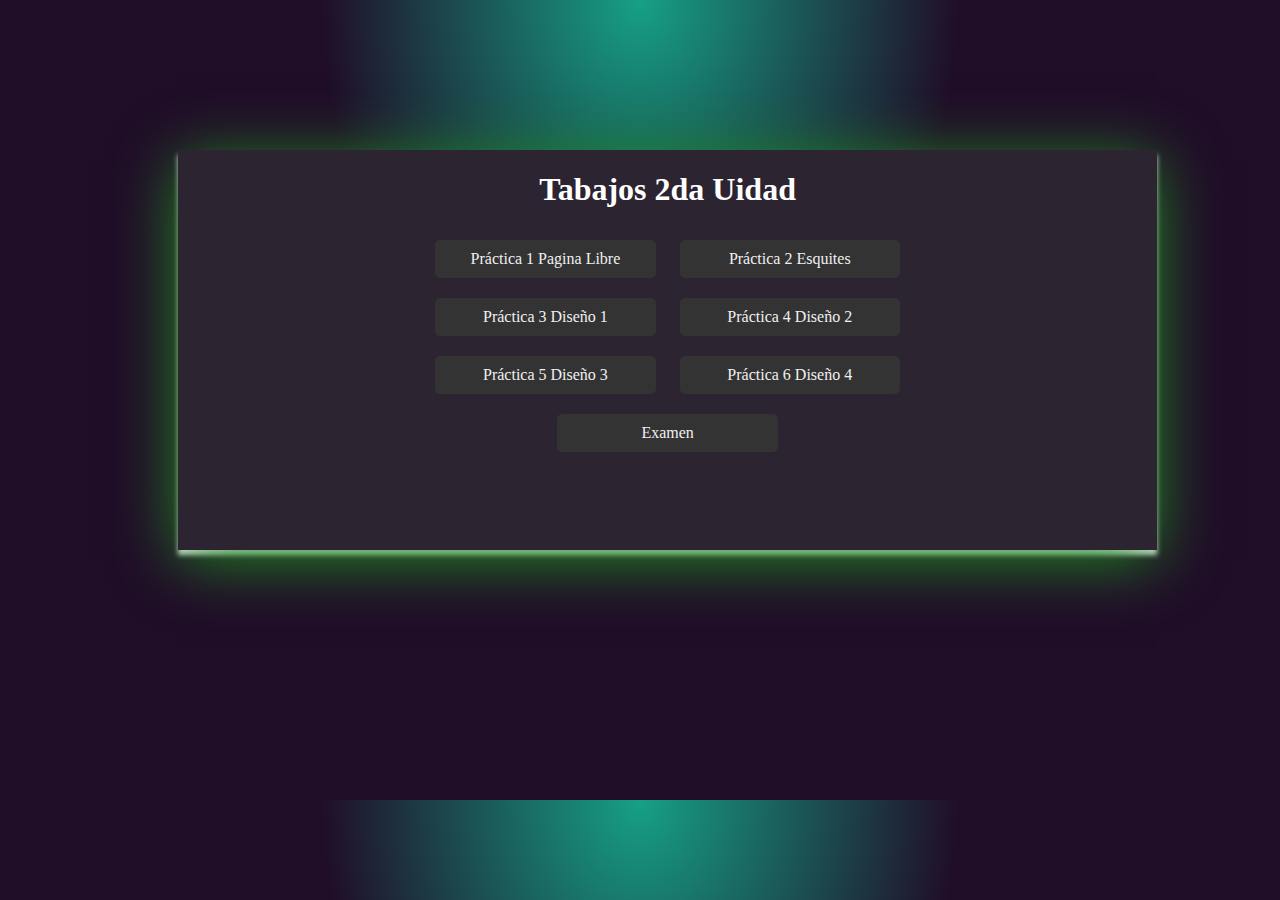
<file: index.html>
<!DOCTYPE html>
<html>
  <head>
    <meta charset="UTF-8">
    <title>Página principal</title>
    <link rel='stylesheet' type='text/css' media='screen' href='./Controlador/PagRe2/css/style.css'>
  </head>
  <body>
    <section class="too">
    <header>
      
    </header>

    <main>
      <section class="secc1">

        <div class="contenido">

          <div class="formulario">
            <h1>Tabajos 2da Uidad</h1>

            <ul>
              <li><a href="./Tabajo1/login.html">Práctica 1 Pagina Libre</a></li>
              <li><a href="./Trabajo2/esquite.html">Práctica 2 Esquites</a></li>
              <li><a href="./Trabajo3/index.html">Práctica 3 Diseño 1</a></li>
              <li><a href="./Trabajo4/Index.html">Práctica 4 Diseño 2</a></li>
              <li><a href="./Trabajo5/pag.html">Práctica 5 Diseño 3</a></li>
              <li><a href="./Trabajo6/Index.html">Práctica 6 Diseño 4</a></li>
              <li><a href="./Examen/login.html">Examen</a></li>
            </ul>

          </div>
        </div>
      </section>
    </main>

    <footer></footer>

  </section>
  </body>
</html>
</file>
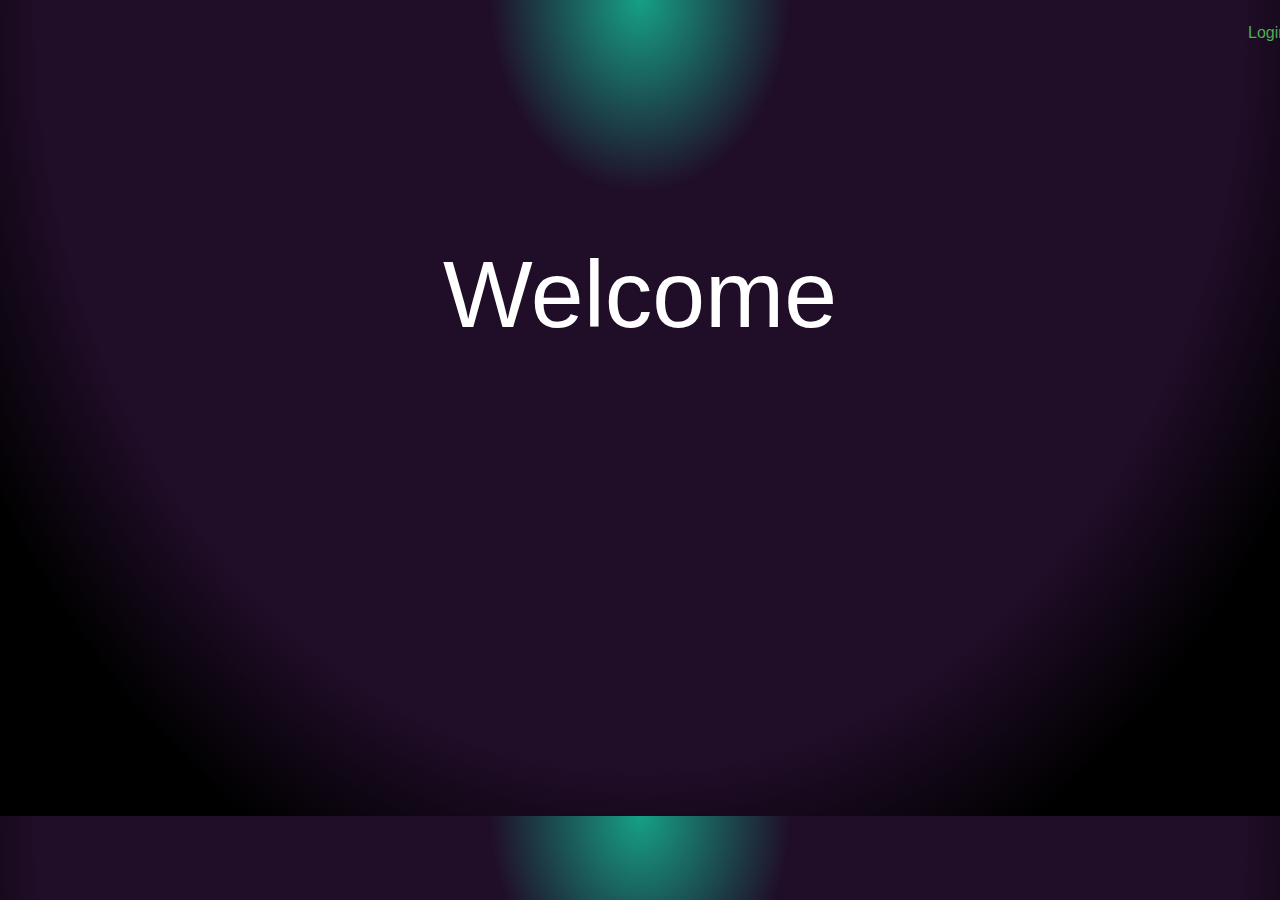
<file: Examen/index.html>
<!DOCTYPE html>
<html>
  <head>
    <link rel="stylesheet" href="./css/style.css" />
  </head>

  <body>
    <header></header>
    <main>
        <div class="too">

        <div>
            <p class="messageito">
            <a href="login.html" class="en">Login</a><a href="Registro2.html" class="ecr">Registro</a>
          </p>
        </div>
        
        <div class="welcome">Welcome</div>

    </div>
    </main>
    <footer>

    </footer>
  </body>
</file>
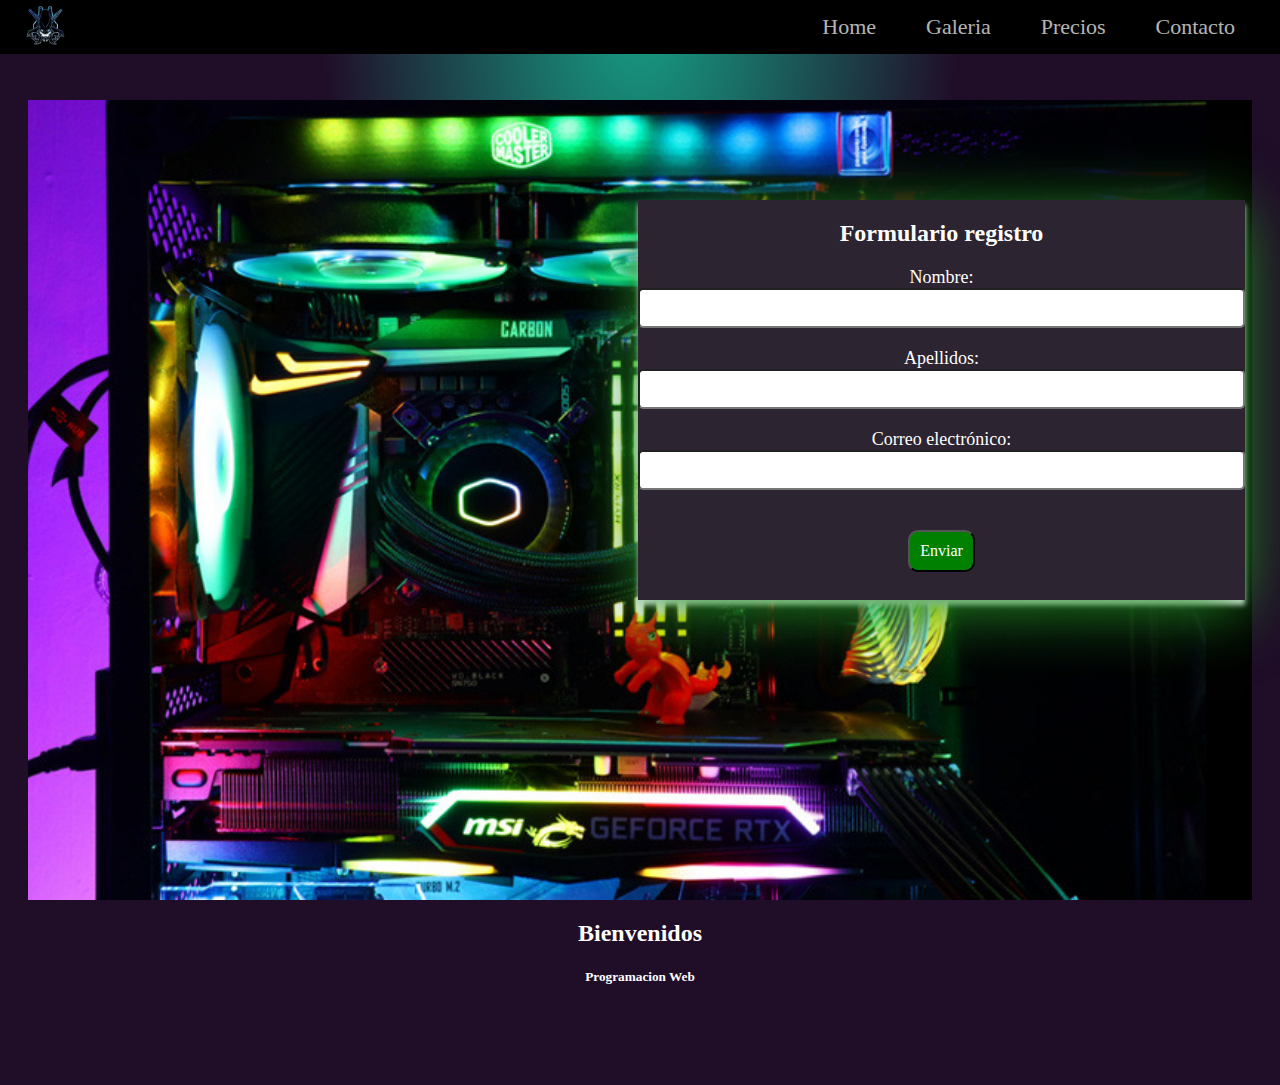
<file: Trabajo3/index.html>
<!DOCTYPE html>
<html>
  <head>
    <title>Esta-jala</title>
    <link rel="stylesheet" href="./css/style.css" />
  </head>

  <body>
    <section class="too">
    <header>
      <div class="log">
        <img src="./img/im1.jpg" alt="Logo oficial" />
      </div>
      <nav>
        <ul>
          <li><a  href="">Home</a></li>
          <li><a  href="">Galeria</a></li>
          <li><a  href="">Precios</a></li>
          <li><a  href="">Contacto</a></li>
        </ul>
      </nav>
    </header>

    <main>
      <section class="secc1">
        <img src="./img/img2.jpeg" alt="Banner">

        <div class="contenido">

          <div class="formulario">
            <h2>Formulario registro</h2>

            <form class="formulariot">
              <label for="nombre">Nombre:</label>
              <input type="text" id="nombre" name="nombre" />

              <label for="apellidos">Apellidos:</label>
              <input type="text" id="apellidos" name="apellidos" />

              <label for="correo">Correo electrónico:</label>
              <input type="email" id="correo" name="correo" />

              <button type="submit">Enviar</button>
            </form>
          </div>
        </div>
      </section>
      <section class="xd">
        <article>
          <h1>Bienvenidos</h1>
          <h5>Programacion Web</h5>
        </article>
      </section>
    </main>

    <footer></footer>

  </section>
  </body>
</html>
</file>
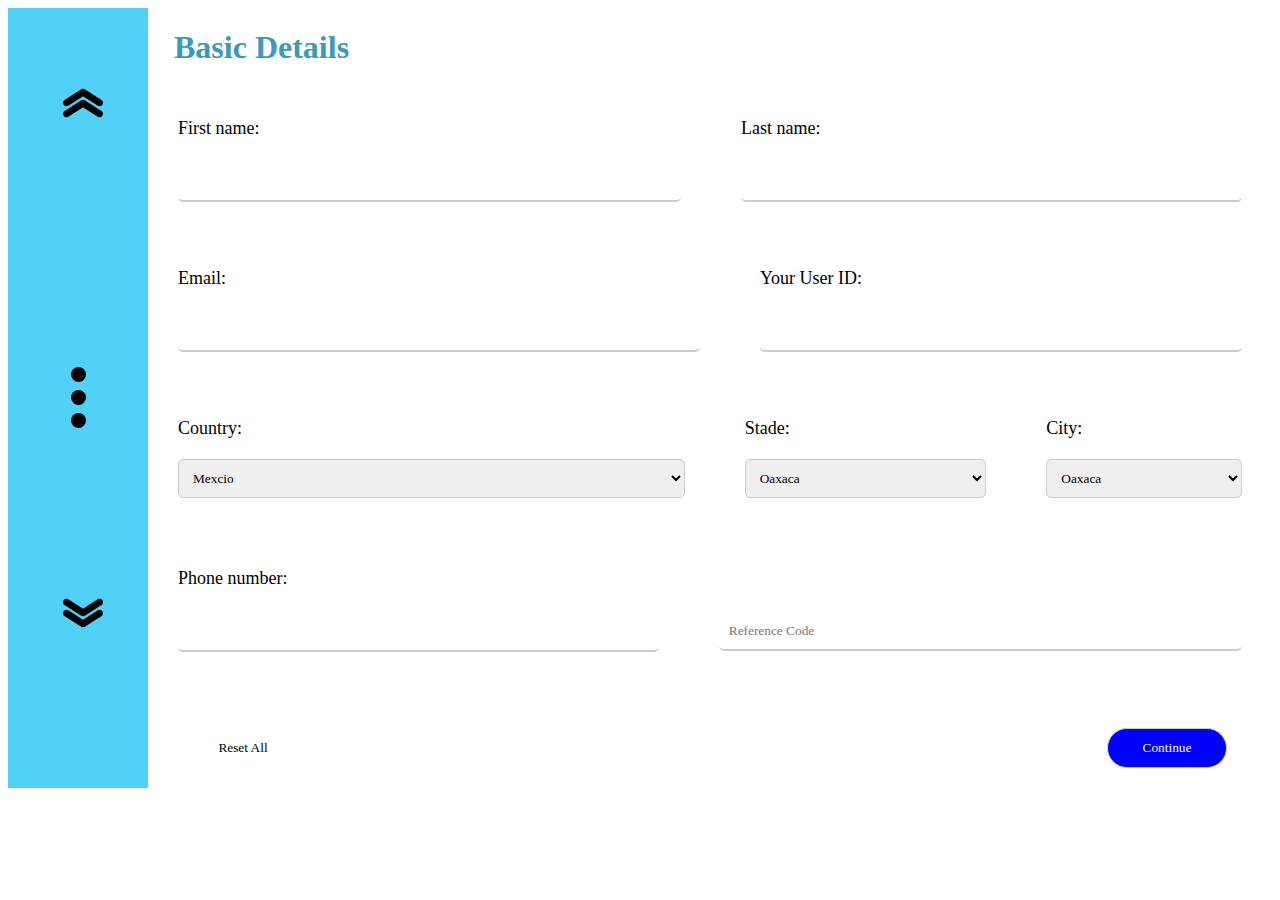
<file: Trabajo4/Index.html>
<!DOCTYPE html>
<html lang="en">
  <head>
    <meta charset="UTF-8" />
    <meta http-equiv="X-UA-Compatible" content="IE=edge" />
    <meta name="viewport" content="width=device-width, initial-scale=1.0" />
    <title>Document</title>
    <link rel="stylesheet" href="./CSS/Style.css" />
  </head>
  <body>
    <header></header>
    <main>
      <div class="CPrin">
        <div class="BHor">
          <div class="FArr">
            <img src="./img/im2.png" alt="" />
          </div>
          <div class="MoviP">
            <img src="./img/ImEnc.jpg" alt="" />
            <img src="./img/ImEnc.jpg" alt="" />
            <img src="./img/ImEnc.jpg" alt="" />
          </div>
          <div class="FAbj">
            <img src="./img/im1.png" alt="" />
          </div>
        </div>
        <div class="formsec">
          <div class="HInte">
            <h1>Basic Details</h1>
          </div>
          <form>
            <div class="MInte">
              <div class="FS1">
                <div class="fs11">
                  <label for="nombre">First name:</label>
                  <input
                    type="text"
                    name="nombre"
                    id="nombre"
                    minlength="3"
                    maxlength="20"
                    required
                  />
                </div>
                <div class="fs12">
                  <label for="apellido">Last name:</label>
                  <input
                    type="text"
                    name="apellido"
                    id="apellido"
                    minlength="2"
                    maxlength="20"
                    required
                  />
                </div>
              </div>
              <div class="FS2">
                <div class="fs21">
                  <label for="correo">Email:</label>
                  <input type="email" name="correo" id="correo" required />
                </div>
                <div class="fs22">
                  <label for="idm">Your User ID:</label>
                  <input
                    type="text"
                    name="idm"
                    id="idm"
                    minlength="10"
                    maxlength="15"
                    required
                  />
                </div>
              </div>
              <div class="FS3">
                <div class="fs31">
                  <label for="Country">Country:</label>
                  <select class="xd">
                    <option value="">Mexcio</option>
                    <option value="">Estados unidos de america</option>
                    <option value="">Venezuela</option>
                    <option value="">Costa rica</option>
                    <option value="">Chile</option>
                    <option value="">Alemania</option>
                    <option value="">Argentina</option>
                    <option value="">Portugal</option>
                    <option value="">Camerun</option>
                    <option value="">India</option>
                    <option value="">Rusia</option>
                    <option value="">Paises bajos</option>
                  </select>
                </div>
                <div class="fs32">
                  <label for="Satde">Stade:</label>
                  <select class="xd">
                    <option value="">Oaxaca</option>
                    <option value="">De la barrosa</option>
                    <option value="">Aguascalientes</option>
                    <option value="">Baja California</option>
                    <option value="">Baja California Sur</option>
                    <option value="">Campeche</option>
                    <option value="">Chiapas</option>
                    <option value="">Chihuahua</option>
                    <option value="">Coahuila</option>
                    <option value="">Colima</option>
                  </select>
                </div>
                <div class="fs33">
                  <label for="ciudad">City:</label>
                  <select class="xd">
                    <option value="">Oaxaca</option>
                    <option value="">Juarez</option>
                    <option value="">París</option>
                    <option value="">Nueva Yor.</option>
                    <option value="">Los Ángeles</option>
                    <option value="">Seúl</option>
                    <option value="">Londres</option>
                    <option value="">Los Ángeles</option>
                    <option value="">Shanghái</option>
                    <option value="">Osaka</option>
                  </select>
                </div>
              </div>
              <div class="FS4">
                <div class="fs41">
                  <label for="numero">Phone number:</label>
                  <input
                    type="text"
                    pattern="\(\d{3}\)\d{3}-\d{2}-\d{2}"
                    required
                  />
                </div>
                <div class="fs42">
                  <input
                    type="text"
                    placeholder="Reference Code"
                    pattern="\d{3}-\d{3}"
                    required
                  />
                </div>
              </div>
            </div>
            <div class="Finte">
              <div class="res">
                <button class="BTR" type="reset">Reset All</button>
              </div>
              <div class="continue">
                <button class="BTC" type="submit">Continue</button>
              </div>
            </div>
          </form>
        </div>
      </div>
      
    </main>
    <footer></footer>
  </body>
</html>
</file>
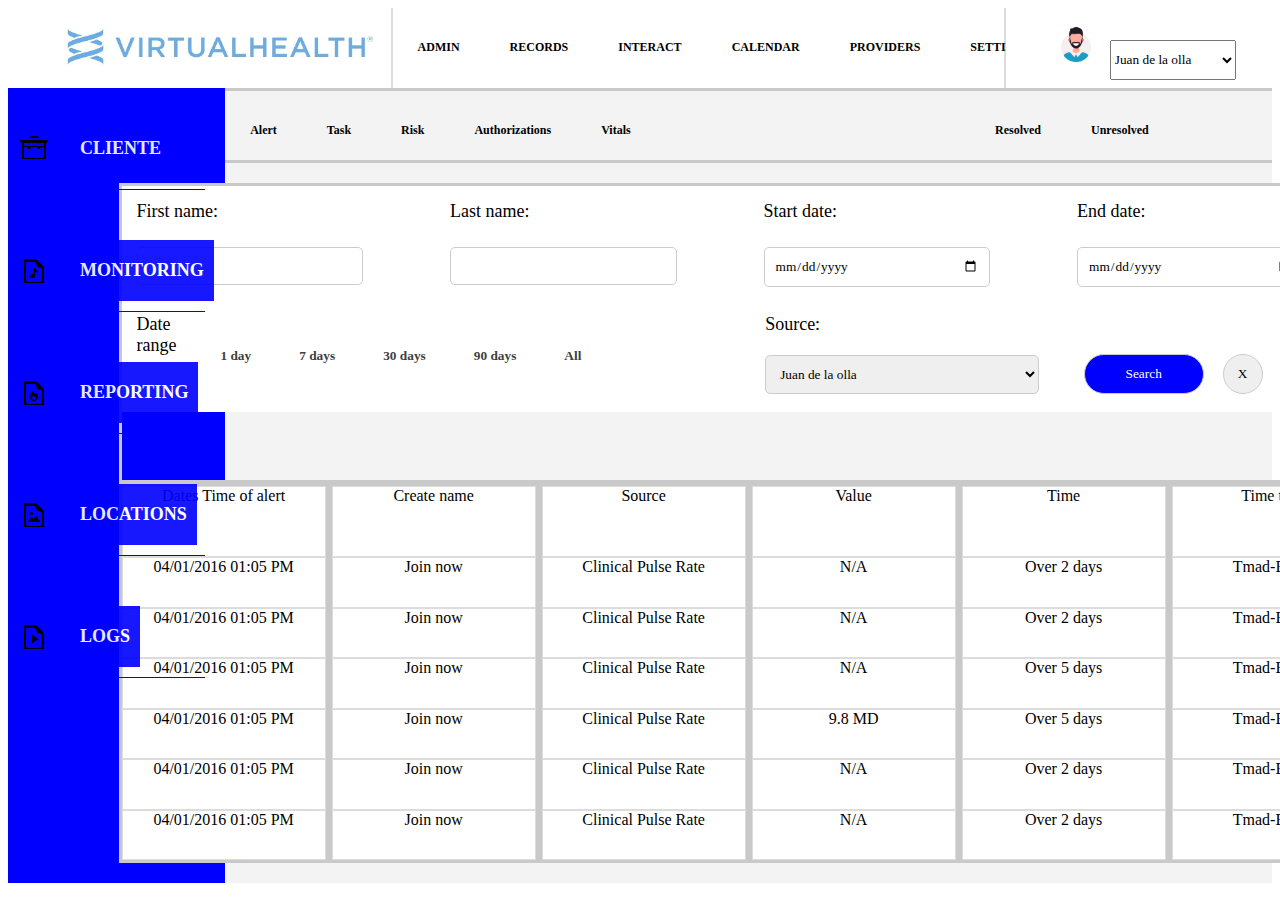
<file: Trabajo6/Index.html>
<!DOCTYPE html>
<html lang="en">
  <head>
    <meta charset="UTF-8" />
    <meta http-equiv="X-UA-Compatible" content="IE=edge" />
    <meta name="viewport" content="width=device-width, initial-scale=1.0" />
    <title>Document</title>
    <link rel='stylesheet' type='text/css' media='screen' href="./CSS/Style.css" />
  </head>
  <body>
    <main>
      <div class="contenedor">
        <div class="box box-1">
          <img src="./Images/logogb.jpg" alt="Logo oficial" />
        </div>
        <div class="box box-2">
          <nav>
            <ul class="u1">
              <li><a href=""><strong>ADMIN</strong></a></li>
              <li><a href=""><b>RECORDS</b></a></li>
              <li><a href=""><b>INTERACT</b></a></li>
              <li><a href=""><b>CALENDAR</b></a></li>
              <li><a href=""><b>PROVIDERS</b></a></li>
              <li><a href=""><strong>SETTING</strong></a></li>
            </ul>
          </nav>
        </div>
        <div class="box box-3">
          <nav class="u22">
            <ul>
              <img src="./Images/av.png" alt="Logo oficial" />
              <select>
                <option value="ostras">Juan de la olla</option>
                <option value="Queario">VEnancio martinez</option>
              </select>
            </ul>
          </nav>
        </div>
      </div>
    </main>

    <div class="OpLa">
      <div class="botoncitos">
        <nav>
          <ul class="u2">
            <li>
              <i class="fa fa-user-group fa-2x"></i>
              <img src="./Images/os1.png" alt="Logo oficial" /><a href="">
                Cliente
              </a>
            </li>
            <li>
              <img src="./Images/os2.png" alt="Logo oficial" /><a href=""
                >Monitoring</a
              >
            </li>
            <li>
              <img src="./Images/os3.png" alt="Logo oficial" /><a href="">
                Reporting
              </a>
            </li>
            <li>
              <img src="./Images/os4.png" alt="Logo oficial" /><a href="">
                Locations</a
              >
            </li>
            <li>
              <img src="./Images/os5.png" alt="Logo oficial" /><a href=""
                >Logs</a
              >
            </li>
          </ul>
        </nav>
      </div>
      <div class="tab">
        <div class="hedDen">
          <div class="hd1">
            <nav>
              <ul class="u1">
                <li><a href="">Alert</a></li>
                <li><a href="">Task</a></li>
                <li><a href="">Risk</a></li>
                <li><a href="">Authorizations</a></li>
                <li><a href="">Vitals</a></li>
              </ul>
            </nav>
          </div>
          <div class="hd2">
            <nav>
              <ul class="u1">
                <li><a href="">Resolved</a></li>
                <li><a href="">Unresolved</a></li>
              </ul>
            </nav>
          </div>
        </div>
        <div class="c2">
          <div class="Form">
            <form>
            <div class="FormP1">
              <div class="pf p1f">
                <label for="nombre">First name:</label>
                <input type="text" id="nombre" name="nombre" />
              </div>
              <div class="pf p2f">
                <label for="apellidos">Last name:</label>
                <input type="text" id="apellidos" name="apellidos" />
              </div>
              <div class="pf p3f">
                <label for="fechai">Start date:</label>
                <input type="date" id="fechai" name="fechai" />
              </div>
              <div class="pf p4f">
                <label for="fechaf">End date:</label>
                <input type="date" id="fechaf" name="fechaf" />
              </div>
            </div>
            <div class="FormP2">
              <div class="pf pfp1f">
                <label >Date range</label>
                <div class="group-btn">
                    <button type="menu">1 day</button>
                    <button type="menu">7 days</button>
                    <button type="menu">30 days</button>
                    <button type="menu">90 days</button>
                    <button type="menu">All</button>
                </div>
                
              </div>
              <div class="pf pfp2f">
                <label for="apellidos">Source:</label>
                <select class="xd">
                  <option value="ostras">Juan de la olla</option>
                  <option value="Queario">VEnancio martinez</option>
                </select>
              </div>
              <div class="pf pfp3f">
                <button class="bt1" type="submit">Search</button>
                <button class="bt2" type="reset">X</button>
              </div>
            </div>
          </form>
          </div>

          <div class="tablillasDent">
            <div class="tab">
              <div class="celg">Dates Time of alert</div>
              <div class="cel">04/01/2016 01:05 PM</div>
              <div class="cel">04/01/2016 01:05 PM</div>
              <div class="cel">04/01/2016 01:05 PM</div>
              <div class="cel">04/01/2016 01:05 PM</div>
              <div class="cel">04/01/2016 01:05 PM</div>
              <div class="cel">04/01/2016 01:05 PM</div>
            </div>
            <div class="tab">
              <div class="celg">Create name</div>
              <div class="cel">Join now</div>
              <div class="cel">Join now</div>
              <div class="cel">Join now</div>
              <div class="cel">Join now</div>
              <div class="cel">Join now</div>
              <div class="cel">Join now</div>
            </div>
            <div class="tab">
              <div class="celg">Source</div>
              <div class="cel">Clinical Pulse Rate</div>
              <div class="cel">Clinical Pulse Rate</div>
              <div class="cel">Clinical Pulse Rate</div>
              <div class="cel">Clinical Pulse Rate</div>
              <div class="cel">Clinical Pulse Rate</div>
              <div class="cel">Clinical Pulse Rate</div>
            </div>
            <div class="tab">
              <div class="celg">Value</div>
              <div class="cel">N/A</div>
              <div class="cel">N/A</div>
              <div class="cel">N/A</div>
              <div class="cel">9.8 MD</div>
              <div class="cel">N/A</div>
              <div class="cel">N/A</div>
            </div>
            <div class="tab">
              <div class="celg">Time</div>
              <div class="cel">Over 2 days</div>
              <div class="cel">Over 2 days</div>
              <div class="cel">Over 5 days</div>
              <div class="cel">Over 5 days</div>
              <div class="cel">Over 2 days</div>
              <div class="cel">Over 2 days</div>
            </div>
            <div class="tab">
              <div class="celg">Time type</div>
              <div class="cel">Tmad-Based</div>
              <div class="cel">Tmad-Based</div>
              <div class="cel">Tmad-Based</div>
              <div class="cel">Tmad-Based</div>
              <div class="cel">Tmad-Based</div>
              <div class="cel">Tmad-Based</div>
            </div>
            </div>
          </div>
        </div>
      </div>
    </div>
    <footer></footer>
  </body>
</html>
</file>
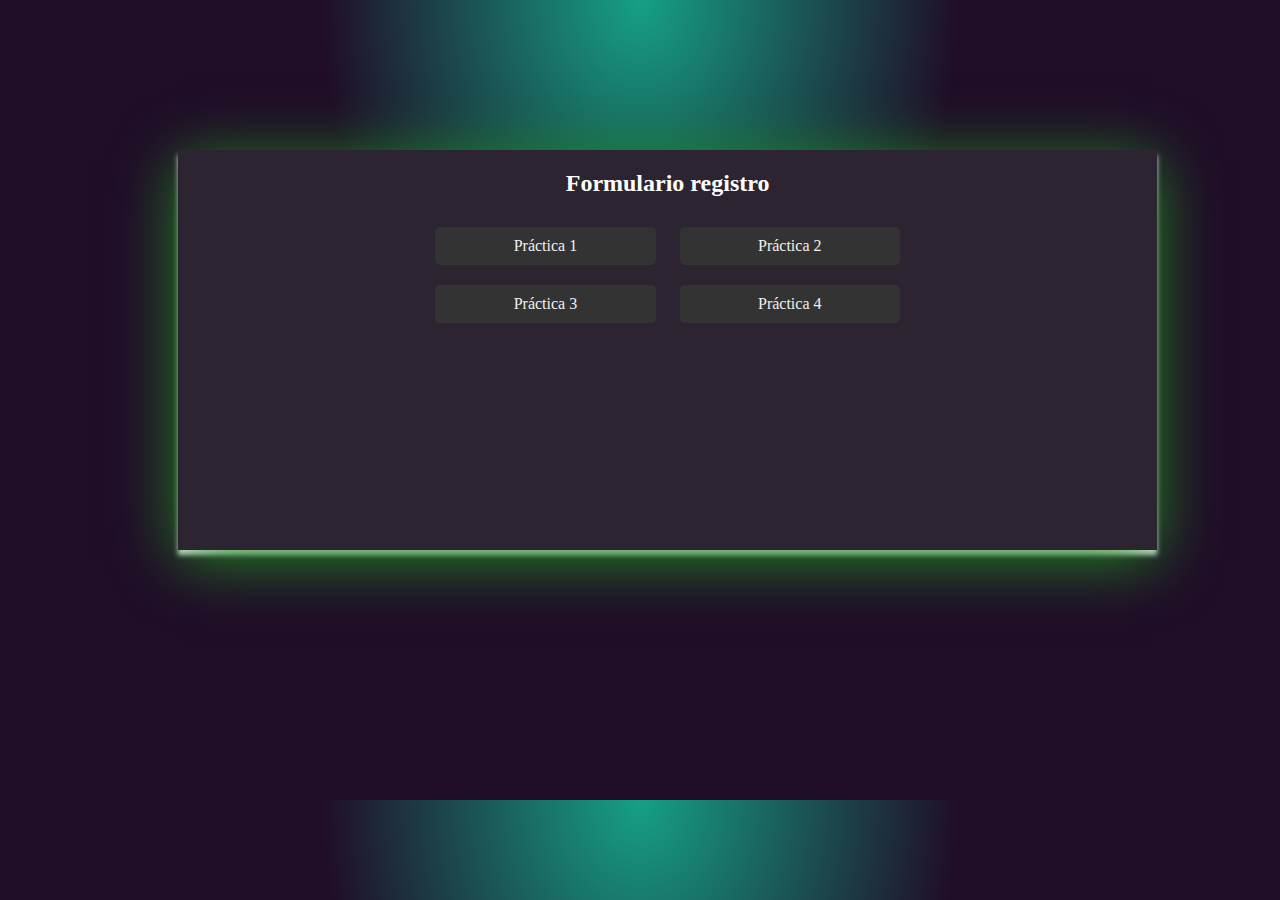
<file: Controlador/PagRe2/index.html>
<!DOCTYPE html>
<html>
  <head>
    <title>Esta-jala</title>
    <link rel="stylesheet" href="./css/style.css" />
  </head>

  <body>
    <section class="too">
    <header>
      
    </header>

    <main>
      <section class="secc1">

        <div class="contenido">

          <div class="formulario">
            <h2>Formulario registro</h2>

            <ul>
              <li><a href="./web_d1/index.html">Práctica 1</a></li>
              <li><a href="./Raycast/index.html">Práctica 2</a></li>
              <li><a href="./BasicDetails/index.html">Práctica 3</a></li>
              <li><a href="./VirtualHealth/index.html">Práctica 4</a></li>
            </ul>

          </div>
        </div>
      </section>
    </main>

    <footer></footer>

  </section>
  </body>
</html>
</file>
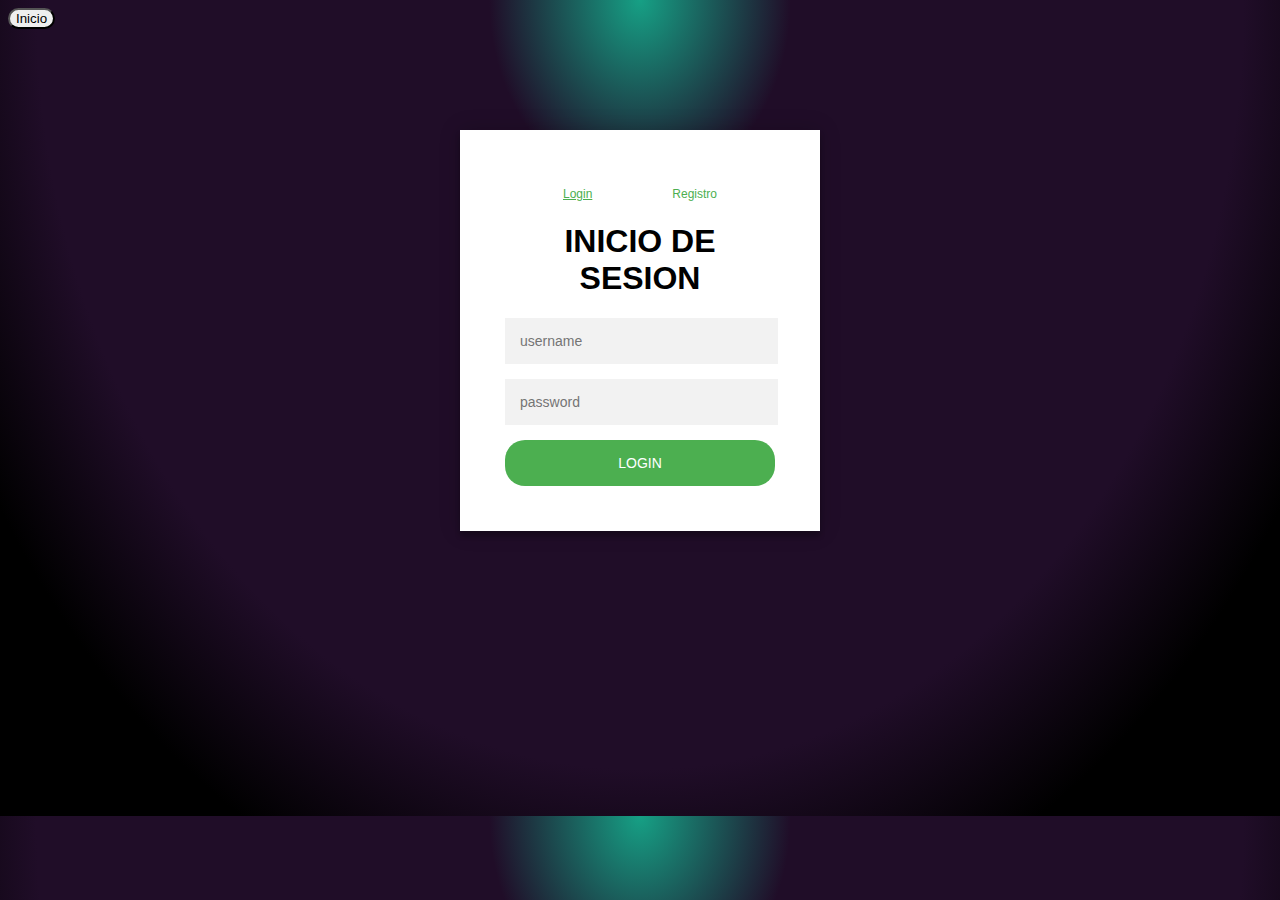
<file: Examen/login.html>
<!DOCTYPE html>
<html>
  <head>
    <link rel="stylesheet" href="./css/style.css" />
  </head>

  <body>
    <header></header>
    <main>
      <a href="login.html"><button>Inicio</button></a>
      <div class="login">
        <div class="form">
          <p class="message">
            <a href="login.html" class="en">Login</a><a href="Registro2.html" class="ecr">Registro</a>
          </p>
          <form class="login-form">
            <h1>Inicio de sesion</h1>
            <input type="text" placeholder="username" />
            <input type="password" placeholder="password" />

            <button class="irprin">
              <a class="irt" href="index.html" class="irprin">Login</a>
            </button>
          </form>
        </div>
      </div>
    </main>
    <footer></footer>
  </body>
</html>
</file>
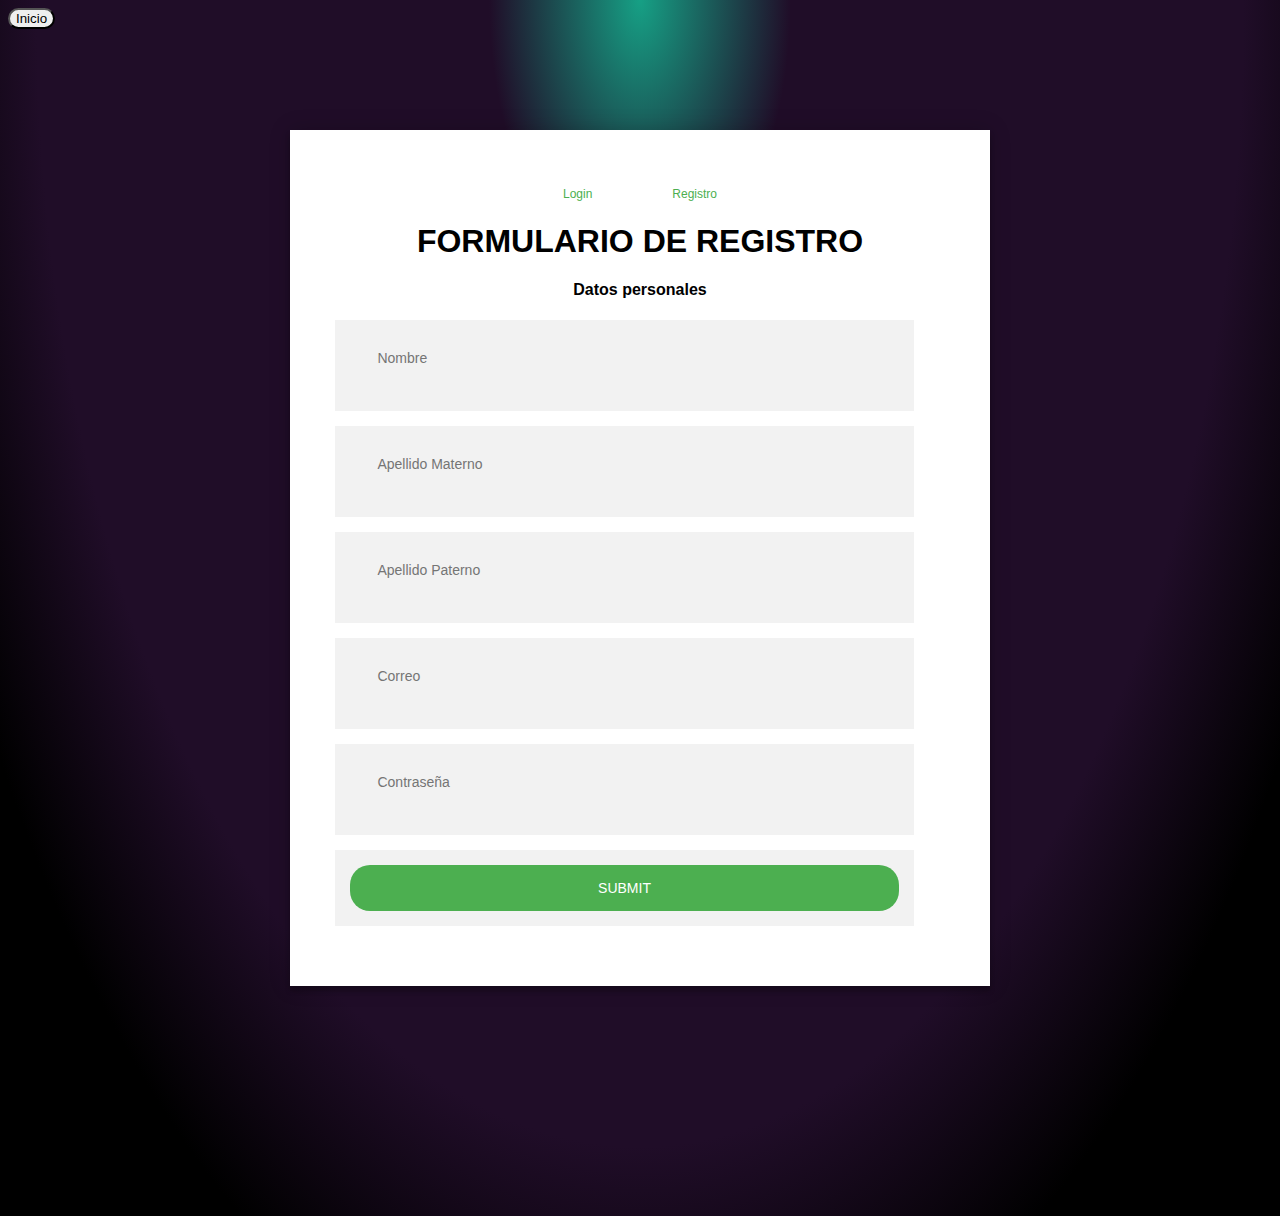
<file: Examen/Registro2.html>
<!DOCTYPE html>
<html>
    <head>
        <link rel="stylesheet" href="./css/style.css">
    

    </head>
    <body class="xd">
        <header>

        </header>
        <main>
          
      <a href="login.html"><button>Inicio</button></a>
<div class="regis">  
    <form class="form form2">
      <p class="message">
        <a href="login.html" class="en">Login</a><a href="Registro2.html" class="ecr">Registro</a>
      </p>
      <h1>Formulario de registro</h1>
      <h4>Datos personales</h4>

      <section>
      <fieldset>
        <input placeholder="Nombre" type="text" name="nombre" id="nombre" minlength="8"maxlength="12" required  >
      </fieldset>
      <fieldset>
        <input placeholder="Apellido Materno" type="text" name="apellidom" id="apellidom" minlength="4" maxlength="15" required  >
      </fieldset>
      <fieldset>
        <input placeholder="Apellido Paterno" type="text" name="apellidom" id="apellidom" minlength="4" maxlength="15" required  >
      </fieldset>
      
      <fieldset>
        <input placeholder="Correo" type="email" name="correo" id="correo" required  >
      </fieldset>
      <fieldset>
        <input placeholder="Contraseña" type="password" minlength="8"maxlength="12" required>
      </fieldset>
      <fieldset>
        <a class="irt" href="principal.html"><button name="submit" type="submit">Submit</button></a>
      </fieldset>
    </section>
  </div>

</main>
<footer>
        
</footer>

</body>
</html>
</file>
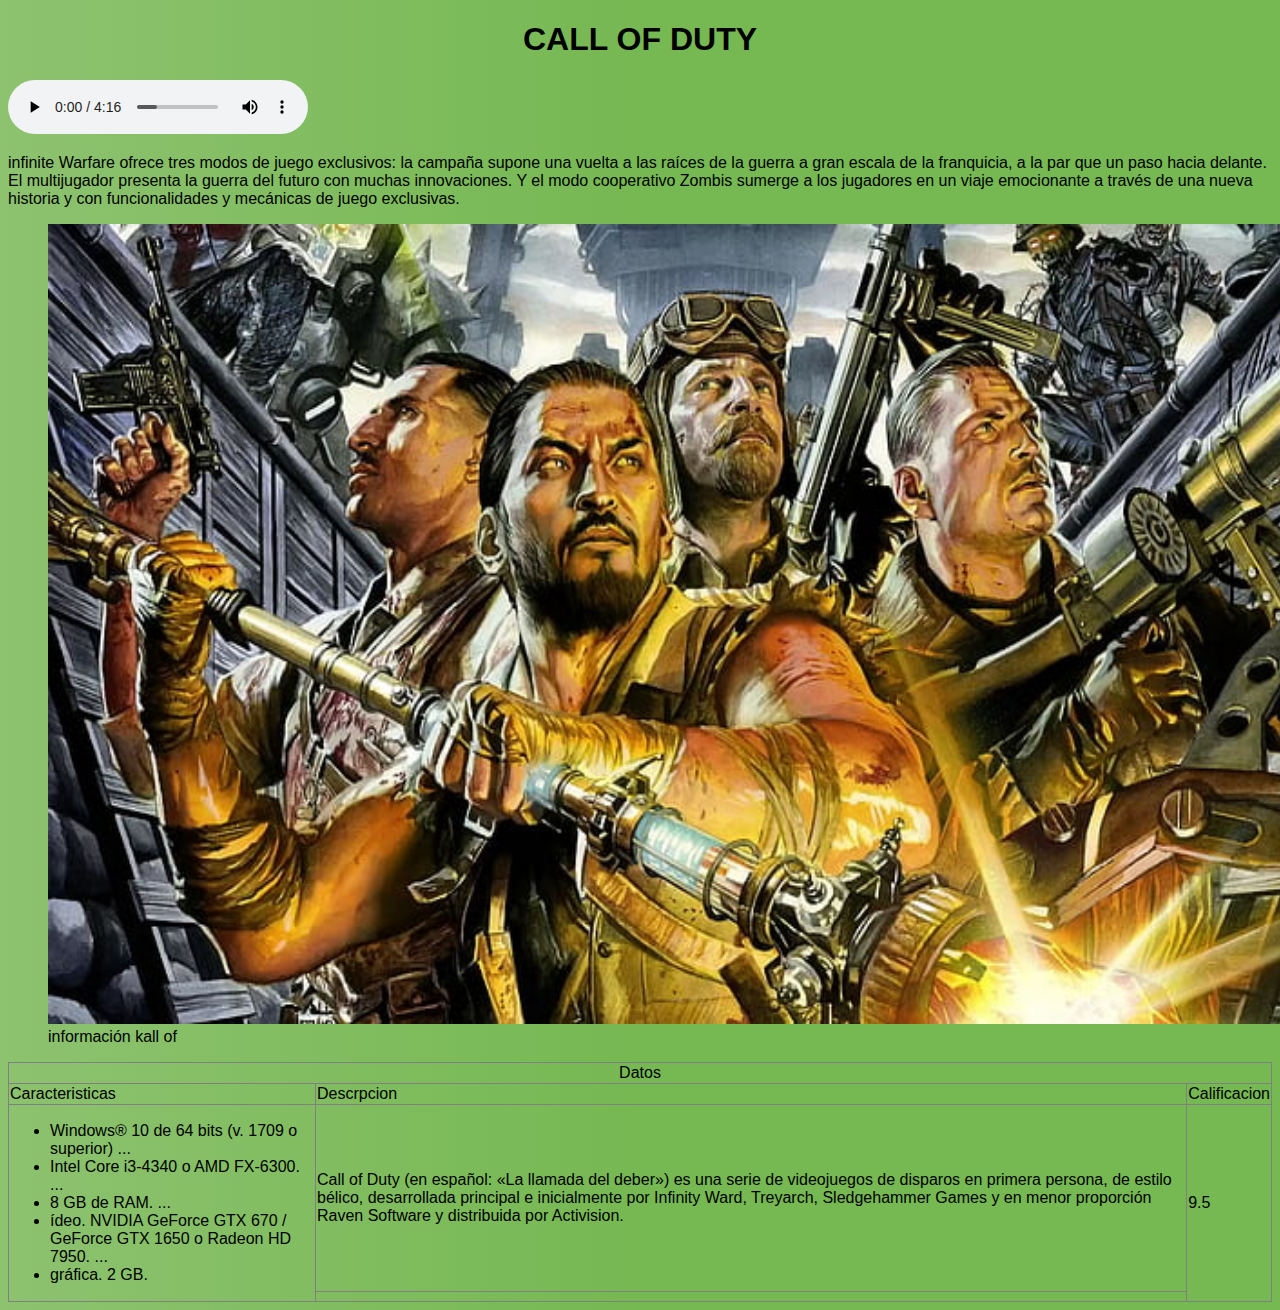
<file: Tabajo1/call.html>
<!DOCTYPE html>
<html>
  <head>
    <link rel="stylesheet" href="./css/style.css" />

    <style>
      img {
        width: 1320px;
        height: 800px;
      }
      table{
        border-collapse: collapse;
      }
    </style>
  </head>
  <body>
    <header></header>
    <main>
      <section>
      <article>
        <h1>CAll of duty</h1>
        <audio controls>
          <source src="music/115.mp3" type="audio/mp3" />
        </audio>
        <p>
          infinite Warfare ofrece tres modos de juego exclusivos: la campaña
          supone una vuelta a las raíces de la guerra a gran escala de la
          franquicia, a la par que un paso hacia delante. El multijugador
          presenta la guerra del futuro con muchas innovaciones. Y el modo
          cooperativo Zombis sumerge a los jugadores en un viaje emocionante a
          través de una nueva historia y con funcionalidades y mecánicas de
          juego exclusivas.
        </p>
      </article>
      <figure>
        <img src="./img/c2.jpg" />
        <figcaption>
          información kall of 
        </figcaption>
      </figure>
      

    </section>

      <section>
        <table border="1px">
            <style>
                
            </style>
    
            <thead>
                <td colspan="4" align="center" >Datos</td>
            </thead>
            
            <tbody>
    
    
                <tr>
                    <td>Caracteristicas</td>
                    <td>Descrpcion</td>
                    <td>Calificacion</td>
                </tr>
                <tr>
                    <td rowspan="3">
                        <ul>
                            <li>Windows® 10 de 64 bits (v. 1709 o superior) ...</li> 
                            <li>Intel Core i3-4340 o AMD FX-6300. ... </li> 
                            <li>8 GB de RAM. ... </li> 
                            <li>ídeo. NVIDIA GeForce GTX 670 / GeForce GTX 1650 o Radeon HD 7950. ... </li>
                            <li>gráfica. 2 GB. </li> 

                        </ul>
                    </td>
                    <td >Call of Duty (en español: «La llamada del deber») es una serie de videojuegos de disparos en primera persona, de estilo bélico, desarrollada principal e inicialmente por Infinity Ward, Treyarch, Sledgehammer Games y en menor proporción Raven Software y distribuida por Activision.</td>
                    <td rowspan="3">9.5</td>
                </tr>
               
                
                <tr>
                    <td rowspan="3"></td></td>
                </tr>
               
               
            </tbody>
        </table> 
      </section>



    </main>
    <footer></footer>
  </body>
</html>
</file>
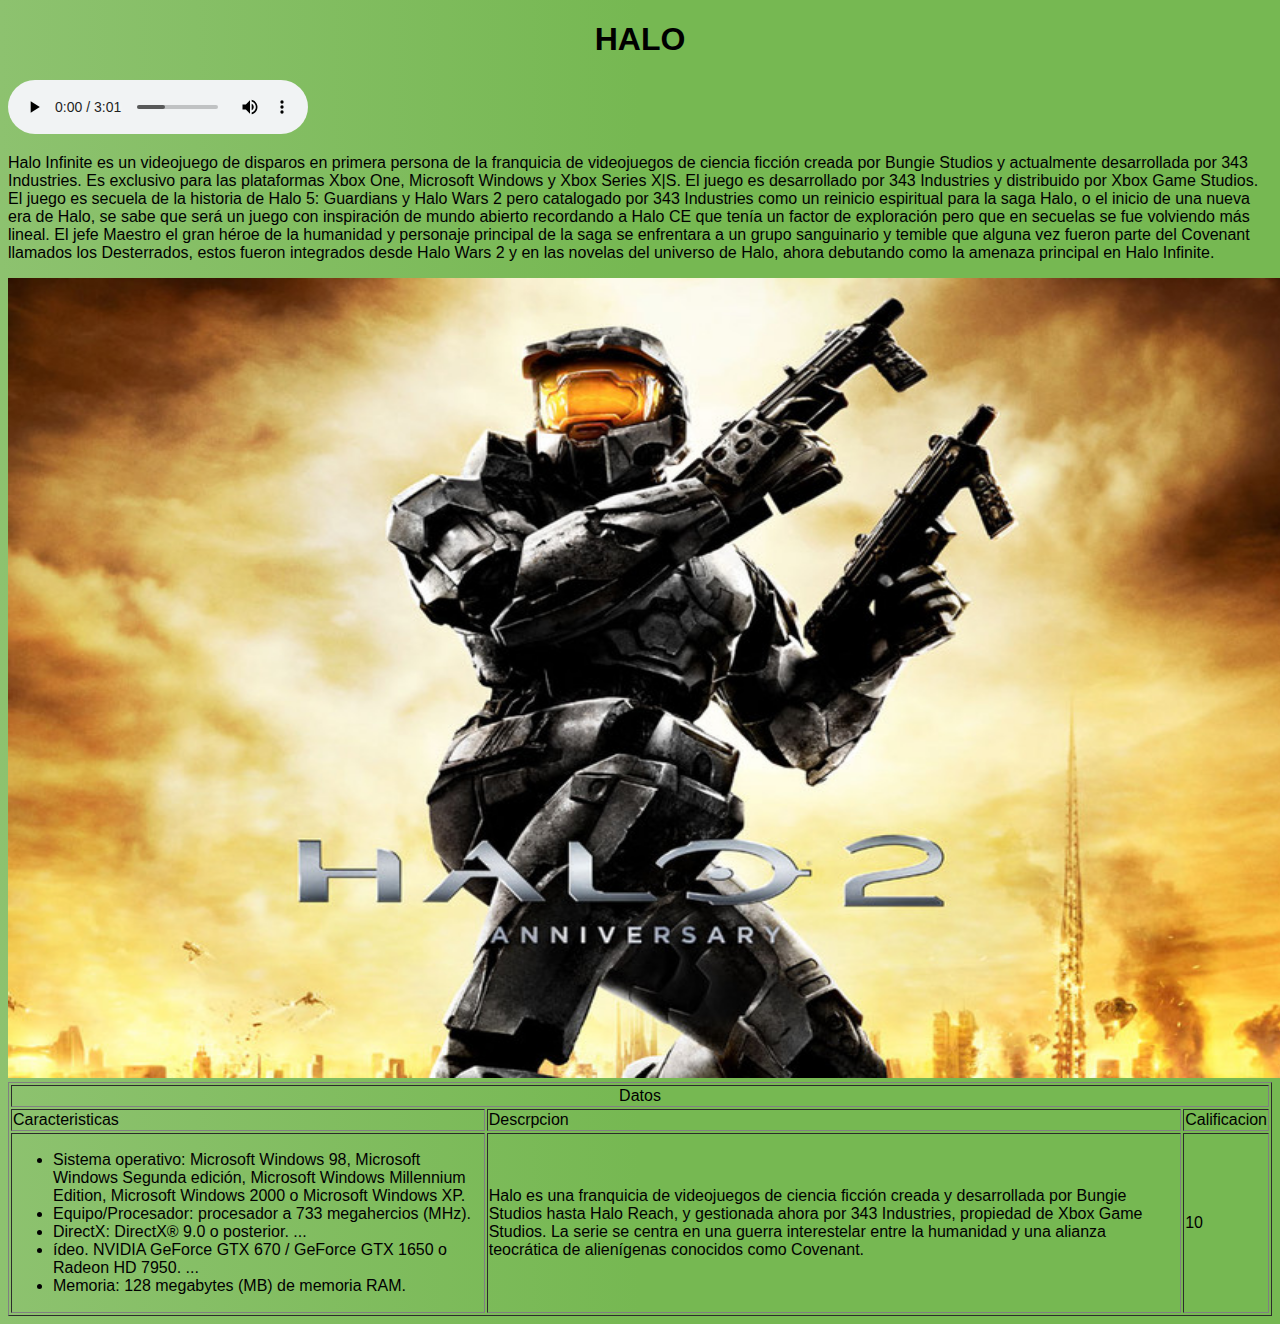
<file: Tabajo1/halo.html>
<!DOCTYPE html>
<html>
  <head>
    <link rel="stylesheet" href="./css/style.css" />

    <style>
      img {
        width: 1320px;
        height: 800px;
        
      }
    </style>
  </head>
  <body>
    <header></header>
    <main>
      <section>
      <article>
        <h1>Halo</h1>
        <audio controls>
          <source src="music/h1.mp3" type="audio/mp3" />
        </audio>
        <p>
          Halo Infinite es un videojuego de disparos en primera persona de la
          franquicia de videojuegos de ciencia ficción creada por Bungie Studios
          y actualmente desarrollada por 343 Industries. Es exclusivo para las
          plataformas Xbox One, Microsoft Windows y Xbox Series X|S. El juego es
          desarrollado por 343 Industries y distribuido por Xbox Game Studios.
          El juego es secuela de la historia de Halo 5: Guardians y Halo Wars 2
          pero catalogado por 343 Industries como un reinicio espiritual para la
          saga Halo, o el inicio de una nueva era de Halo, se sabe que será un
          juego con inspiración de mundo abierto recordando a Halo CE que tenía
          un factor de exploración pero que en secuelas se fue volviendo más
          lineal. El jefe Maestro el gran héroe de la humanidad y personaje
          principal de la saga se enfrentara a un grupo sanguinario y temible
          que alguna vez fueron parte del Covenant llamados los Desterrados,
          estos fueron integrados desde Halo Wars 2 y en las novelas del
          universo de Halo, ahora debutando como la amenaza principal en Halo
          Infinite.
        </p>

        <figcaption>
          <img src="./img/h2.jpeg" />
        </figcaption>
        
      </article>
      </section>

      <section>
        <table border="1px">
            <style>
                
            </style>
    
            <thead>
                <td colspan="4" align="center" >Datos</td>
            </thead>
            
            <tbody>
    
    
                <tr>
                    <td>Caracteristicas</td>
                    <td>Descrpcion</td>
                    <td>Calificacion</td>
                </tr>
                <tr>
                    <td rowspan="3">
                        <ul>
                            <li>Sistema operativo: Microsoft Windows 98, Microsoft Windows Segunda edición, Microsoft Windows Millennium Edition, Microsoft Windows 2000 o Microsoft Windows XP.</li> 
                            <li>Equipo/Procesador: procesador a 733 megahercios (MHz).</li> 
                            <li>DirectX: DirectX® 9.0 o posterior. ...</li> 
                            <li>ídeo. NVIDIA GeForce GTX 670 / GeForce GTX 1650 o Radeon HD 7950. ... </li>
                            <li>Memoria: 128 megabytes (MB) de memoria RAM. </li> 

                        </ul>
                    </td>
                    <td >Halo es una franquicia de videojuegos de ciencia ficción creada y desarrollada por Bungie Studios hasta Halo Reach, y gestionada ahora por 343 Industries, propiedad de Xbox Game Studios. La serie se centra en una guerra interestelar entre la humanidad y una alianza teocrática de alienígenas conocidos como Covenant.</td>
                    <td rowspan="3">10</td>
                </tr>
               
                
               
               
            </tbody>
        </table> 
      </section>
    </main>
    <footer></footer>
  </body>
</html>
</file>
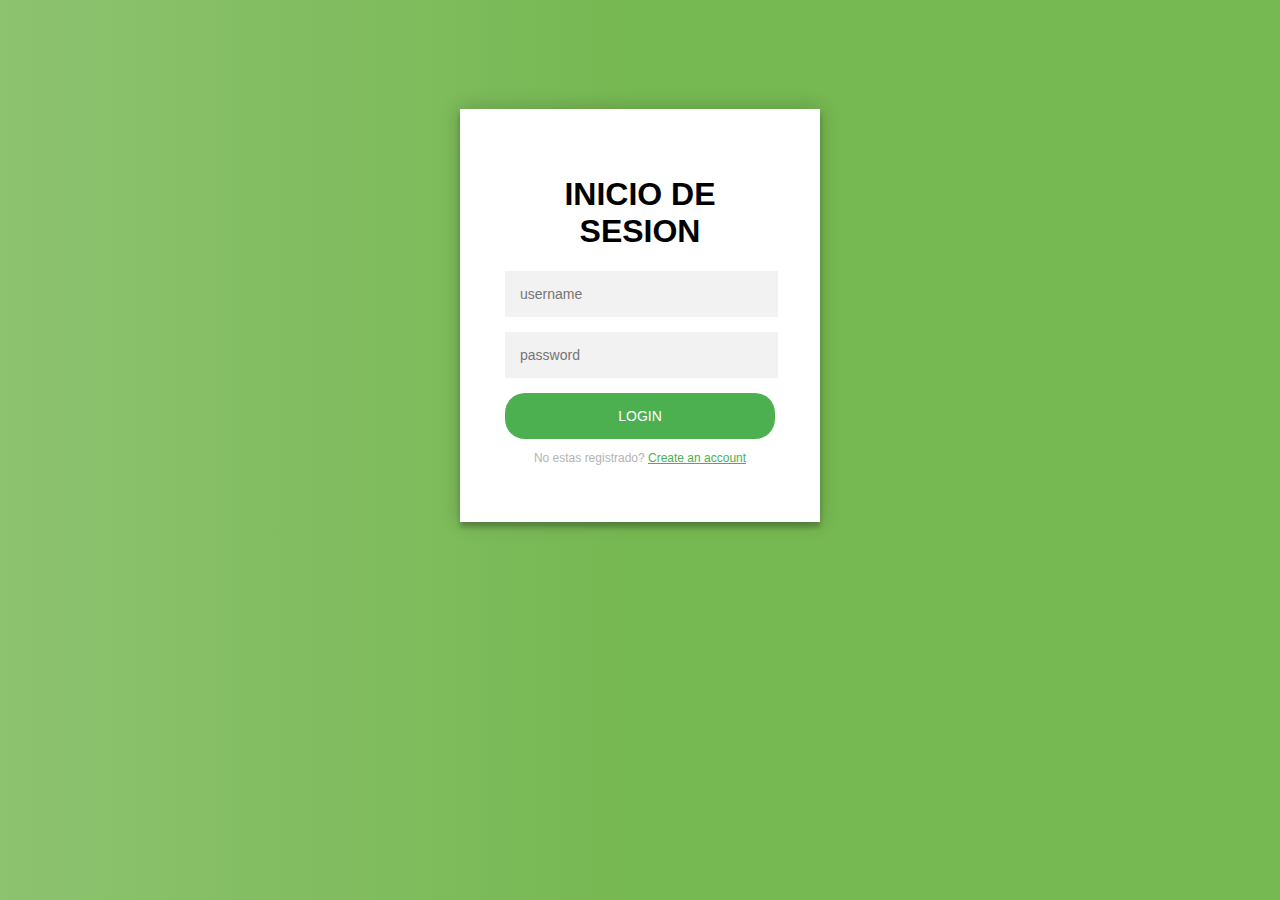
<file: Tabajo1/login.html>
<!DOCTYPE html>
<html>
  <head>
    <link rel="stylesheet" href="./css/style.css" />
  </head>

  <body>
    <header></header>
    <main>
      <div class="login">
        <div class="form">
          <form class="login-form">
            <h1>Inicio de sesion</h1>
            <input type="text" placeholder="username" />
            <input type="password" placeholder="password" />

            <button class="irprin">
              <a class="irt" href="principal.html" class="irprin">Login</a>
            </button>

            <p class="message">
              No estas registrado?
              <a href="Registro2.html">Create an account</a>
            </p>
          </form>
        </div>
      </div>
    </main>
    <footer></footer>
  </body>
</html>
</file>
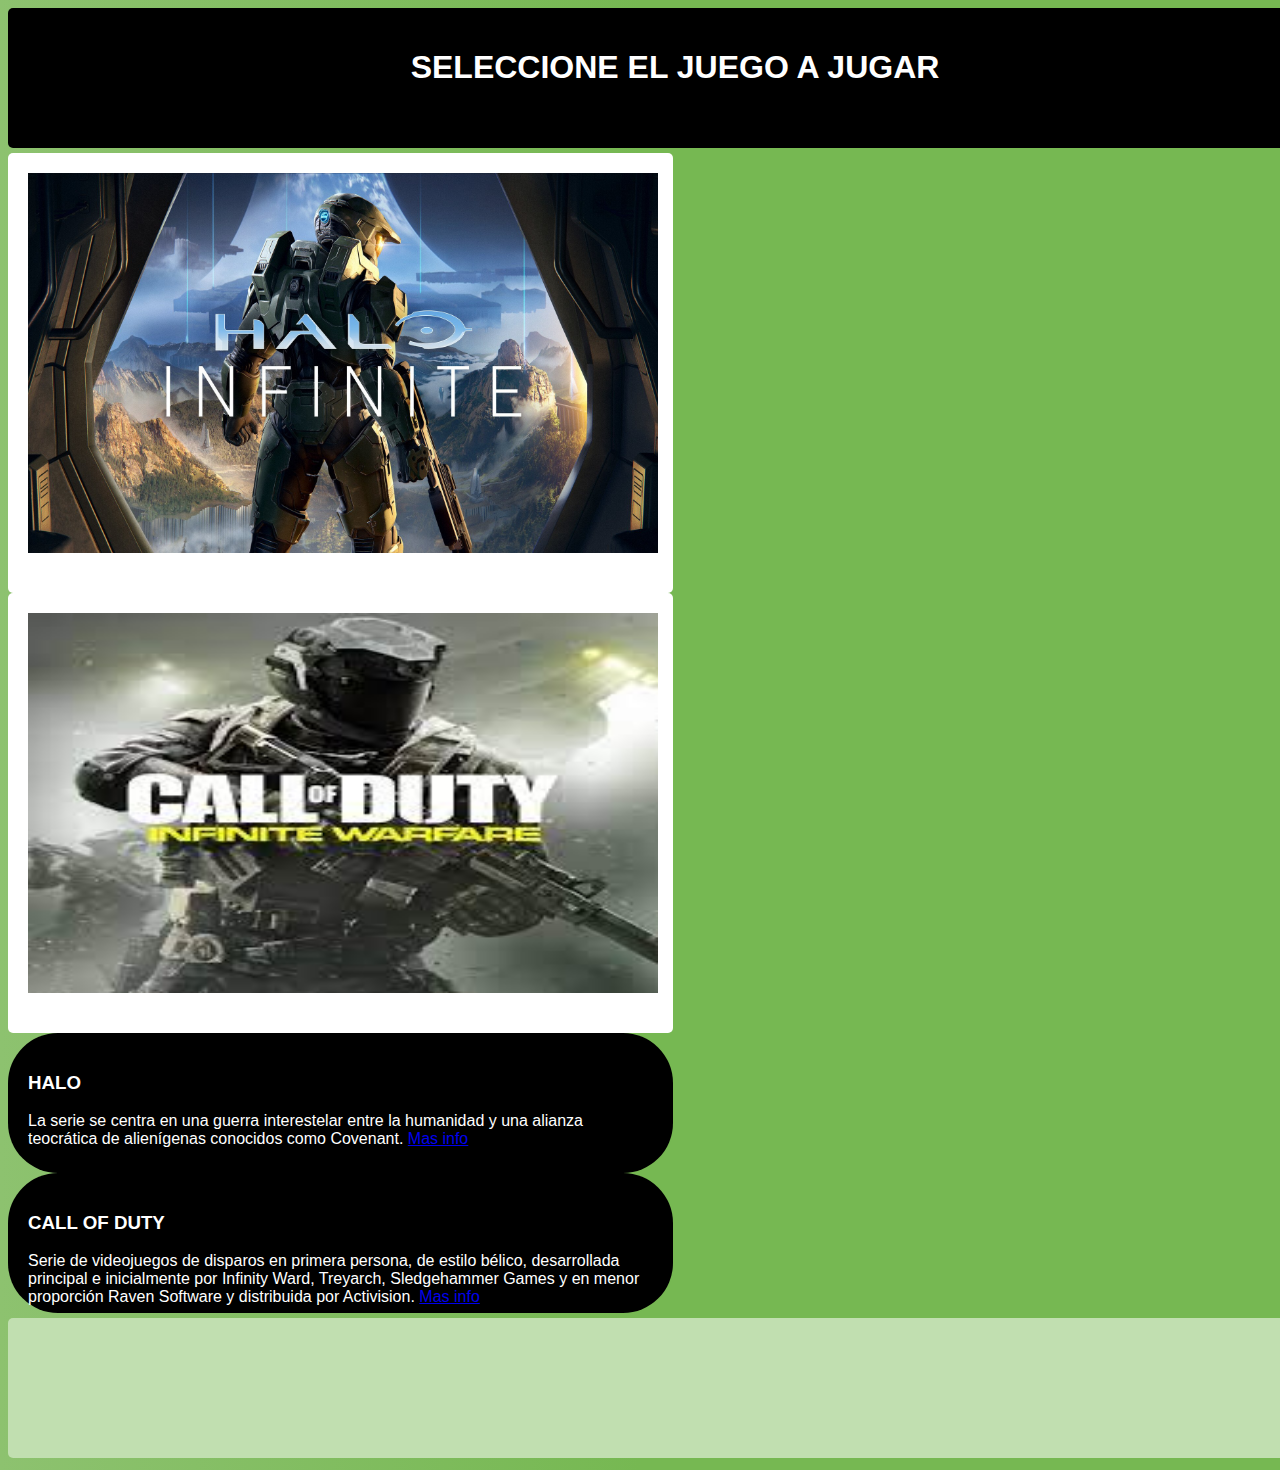
<file: Tabajo1/principal.html>
<!DOCTYPE html>
<html>
  <head>
    <link rel="stylesheet" href="./css/style.css" />

    <style>
      .textotit {
        font-family: "Roboto", sans-serif;
        text-transform: uppercase;
      }
    </style>
  </head>
  <body>
    <header></header>
    <main>
      <div>
        <section>
          <div class="contenedor">
            <h1>Seleccione el juego a jugar</h1>
          </div>
        </section>
        <section>
          <div class="contenedorsote">
            <figcaption>
              <img src="./img/haal1.jpg" />
            </figcaption>
          </div>

          <div class="contenedorsote">
            <figcaption>
              <img src="./img/c1.jpeg" />
            </figcaption>
          </div>
        </section>
        <section>
          <div class="contenedorbajito">
            <article>
              <h3 class="textotit">Halo</h3>
              <p style="background-color: BLACK; color: white;">
                La serie se centra en una guerra interestelar entre la humanidad
                y una alianza teocrática de alienígenas conocidos como Covenant.
                <a href="halo.html">Mas info</a>
              </p>
            </article>
          </div>

          <div class="contenedorbajito">
            <article>
              <h3 class="textotit">CAll of duty</h3>
              <p>
                Serie de videojuegos de disparos en primera persona, de estilo
                bélico, desarrollada principal e inicialmente por Infinity Ward,
                Treyarch, Sledgehammer Games y en menor proporción Raven
                Software y distribuida por Activision.
                <a href="call.html">Mas info</a>
              </p>
            </article>
          </div>
          <div class="contenedorbajo"></div>
        </section>
      </div>
    </main>
    <footer></footer>
  </body>
</html>
</file>
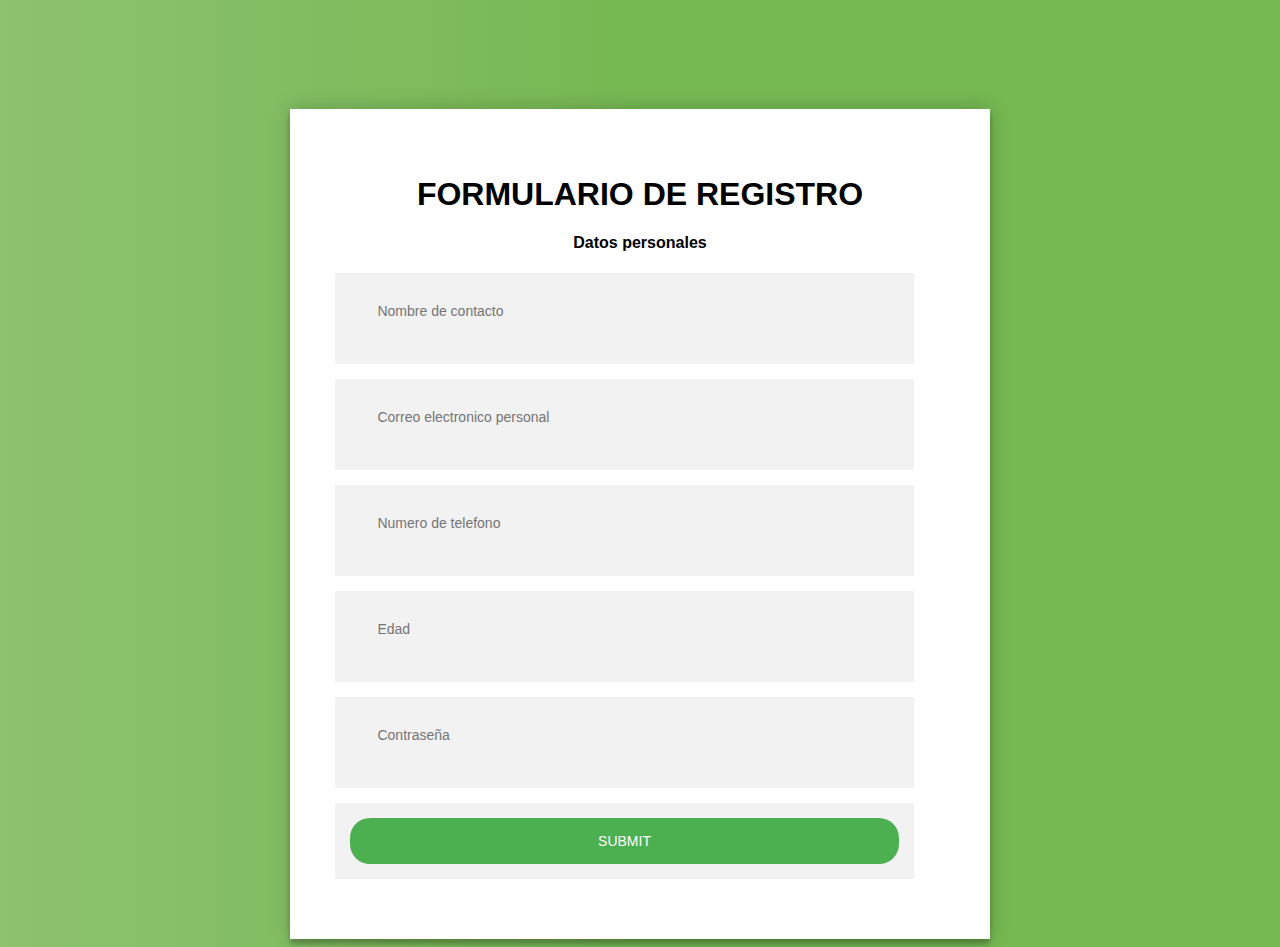
<file: Tabajo1/Registro2.html>
<!DOCTYPE html>
<html>
    <head>
        <link rel="stylesheet" href="./css/style.css">
    

    </head>
    <body>
        <header>

        </header>
        <main>
<div class="regis">  
    <form class="form">
      <h1>Formulario de registro</h1>
      <h4>Datos personales</h4>

      <section>
      <fieldset>
        <input placeholder="Nombre de contacto" type="text"  >
      </fieldset>
      <fieldset>
        <input placeholder="Correo electronico personal" type="email"  >
      </fieldset>
      <fieldset>
        <input placeholder="Numero de telefono" type="tel" >
      </fieldset>
      <fieldset>
        <input placeholder="Edad" type="number" min="10" max="140" step="1" >
      </fieldset>
      <fieldset>
        <input placeholder="Contraseña" type="password" >
      </fieldset>
      <fieldset>
        <button name="submit" type="submit"><a class="irt" href="principal.html">Submit</a></button>
      </fieldset>
    </section>
  </div>

</main>
<footer>
        
</footer>

</body>
</html>
</file>
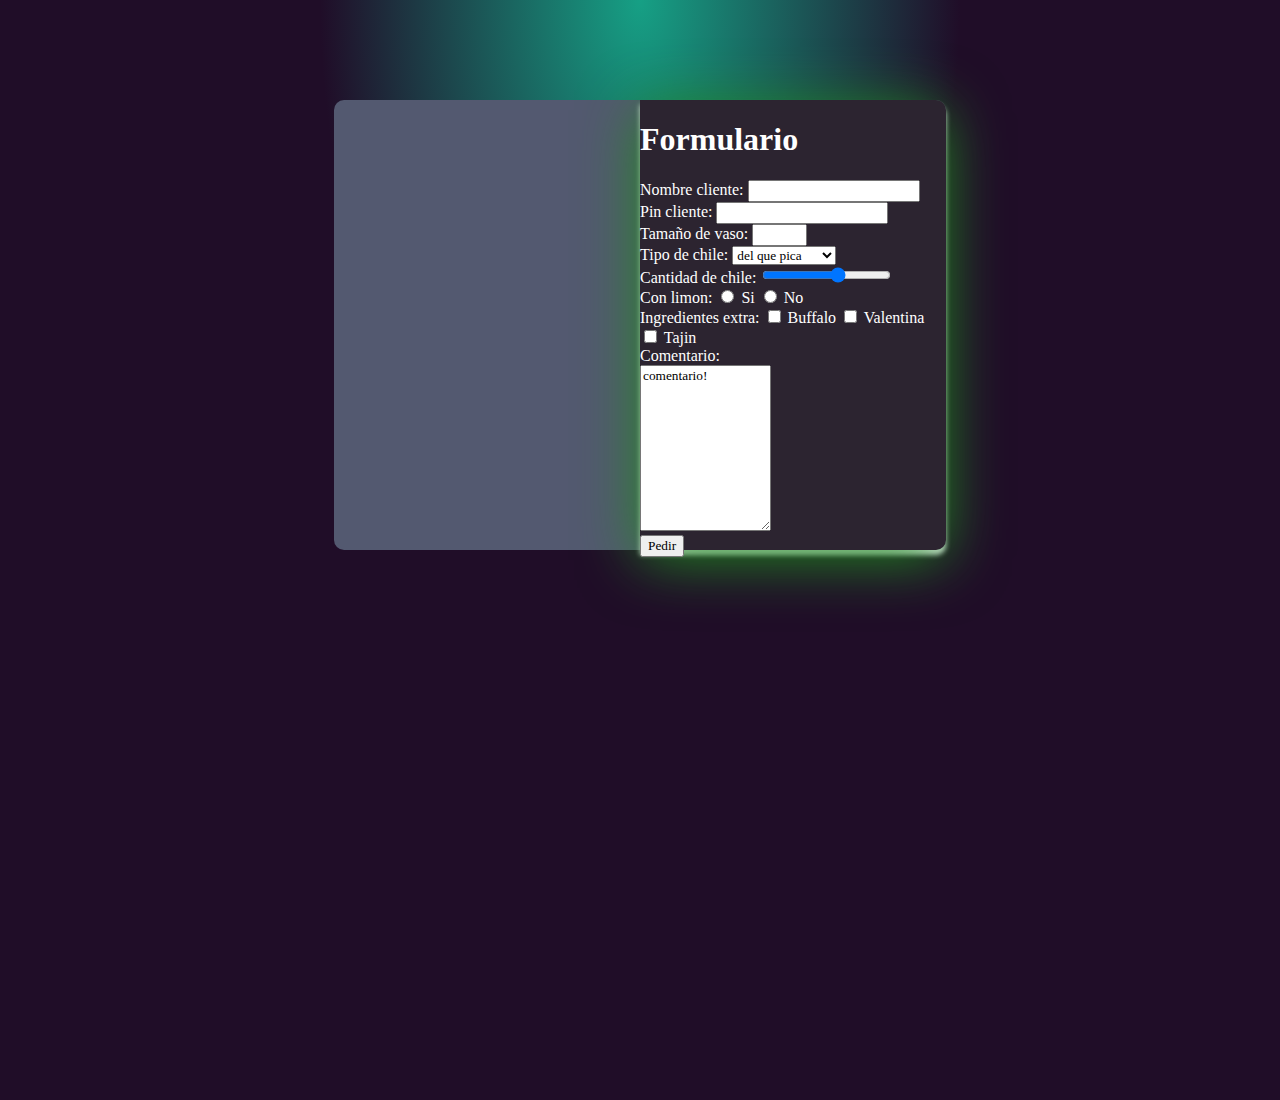
<file: Trabajo2/esquite.html>
<!DOCTYPE html>
<html>
  <head>
    <meta charset="UTF-8">
    <title>Página principal</title>
    <link rel='stylesheet' type='text/css' media='screen' href='./css/style.css'>
  </head>
  <body>
    <section class="too">
    <header>
      
    </header>

    <main>
        <body>
            <div class="contenedori">
          
              <div class="formulario formulariooo">
                <h1>Formulario</h1>
                <form action="ejemplo.php" method="post">
                  <label for="nombre-cliente">Nombre cliente:</label>
                  <input type="text" name="nombre-cliente" id="nombre-cliente">
                  <br>
                  <label for="pin-cliente">Pin cliente:</label>
                  <input type="password" name="pin-cliente" id="pin-cliente">
                  <br>
                  <label for="tamanio-vaso">Tamaño de vaso:</label>
                  <input type="number" name="tamanio-vaso" id="tamanio-vaso" min="10" max="15" step="1">
                  <br>
                  <label for="tipo-chile">Tipo de chile:</label>
                  <select name="tipo-chile" id="tipo-chile">
                    <option value="opcion1">del que pica</option>
                    <option value="opcion2">del que no pica</option>
                    <option value="opcion3">de arbol</option>
                    <option value="opcion4">de chapulin</option>
                  </select>
                  <br>
                  <label for="cantidad-chile">Cantidad de chile:</label>
                  <input type="range" name="cantidad-chile" id="cantidad-chile" min="10" max="15" step="1">
                  <br>
                  <label for="con-limon">Con limon:</label>
                  <input type="radio" name="con-limon" id="opcion1" value="Si">
                    <label for="opcion1">Si</label>
                    <input type="radio" name="con-limon" id="opcion2" value="No">
                    <label for="opcion2">No</label>
                  <br>
                  <label for="ingrediente-extra">Ingredientes extra:</label>        
                  <input type="checkbox" name="ingrediente-extra" id="op1">
                  <label for="op1">Buffalo</label>
                  <input type="checkbox" name="ingrediente-extra" id="op2">
                  <label for="op2">Valentina</label>
                  <input type="checkbox" name="ingrediente-extra" id="op3">
                  <label for="op3">Tajin</label>
                  <br>
                  <label for="comentario">Comentario:</label><br>
                  <textarea name="comentario" id="comentario" cols="15" rows="10">comentario!</textarea>
                  <br>
                  <input type="submit" value="Pedir" name="boton" id="boton">
                </form>
              </div>
            </div>
    </main>

    <footer></footer>

  </section>
  </body>
</html>
</file>
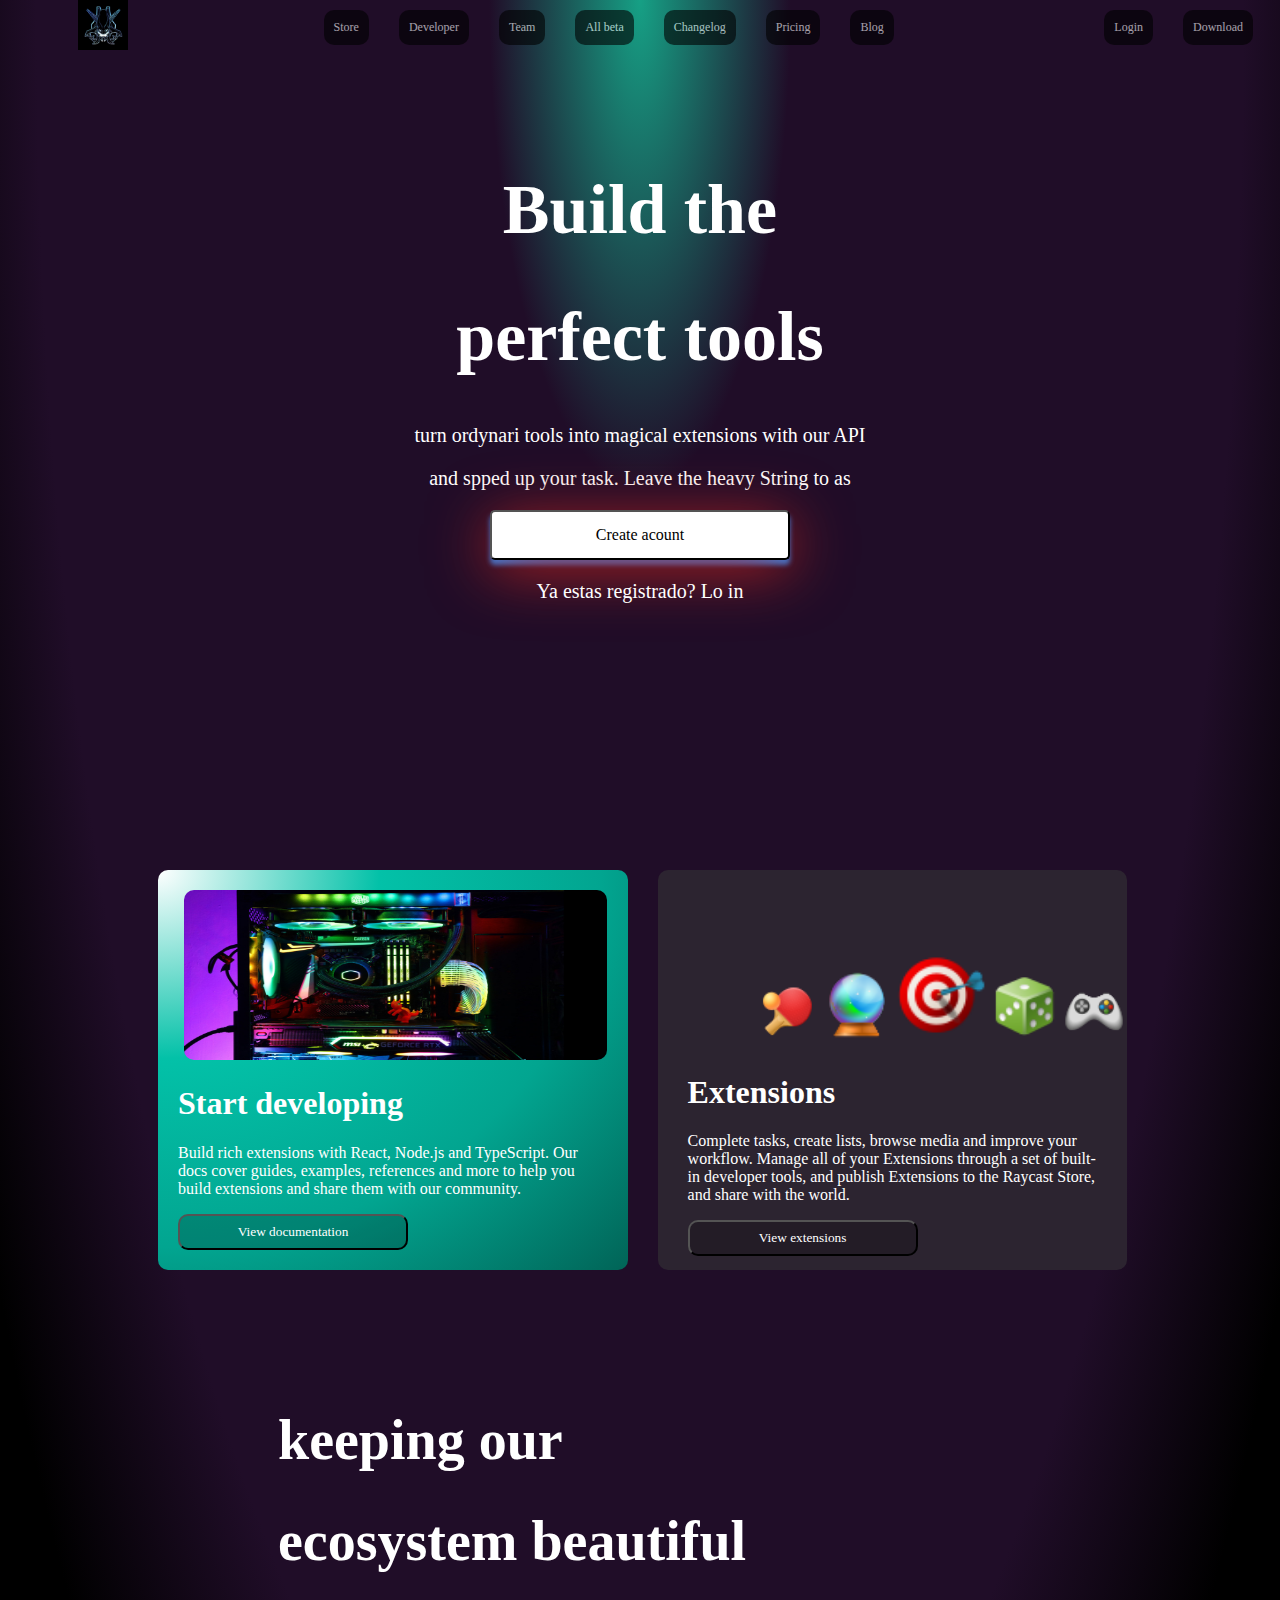
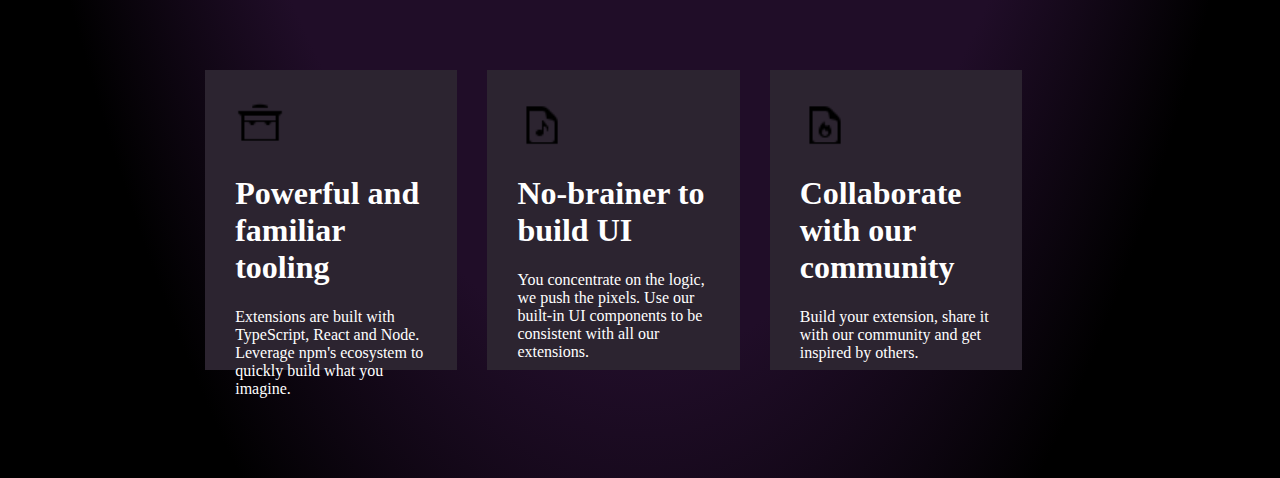
<file: Trabajo5/pag.html>
<!DOCTYPE html>
<html>
  <head>
    <title>Esta</title>
    <link rel="stylesheet" href="./css/style.css" />
  </head>

  <body>
    <header>
      <div class="log">
        <img src="./img/im1.jpg" alt="Logo oficial" />
      </div>
      <nav>
        <ul class="u1">
          <li><a href="">Store</a></li>
          <li><a href="">Developer</a></li>
          <li><a href="">Team</a></li>
          <li><a href="">All beta</a></li>
          <li><a href="">Changelog</a></li>
          <li><a href="">Pricing</a></li>
          <li><a href="">Blog</a></li>
        </ul>
      </nav>
      <nav class="u2">
        <ul>
          
          <li><a href="">Login</a></li>
          <li><a href="">Download</a></li>
        </ul>
      </nav>
    </header>
    <main>
      <section class="secc1">
        <div class="contar">
          <article class="art0">
            <h1>Build the</h1>
            <h1>perfect tools</h1>

            <p>turn ordynari tools into magical extensions with our API</p>
            <p>and spped up your task. Leave the heavy String to as</p>

            <button>Create acount</button>
            <p class="message">
              Ya estas registrado?
              <a href="" class="xdd">Lo in</a>
            </p>
          </article>
        </div>

        <div class="contenidopri">
          <div class="cont1">
            <figcaption>
              <img src="img/img2.jpeg" alt="" />
            </figcaption>
            <article class="art1">
              <h1>Start developing</h1>

              <p>
                Build rich extensions with React, Node.js and TypeScript. Our
                docs cover guides, examples, references and more to help you
                build extensions and share them with our community.
              </p>

              <button>View documentation</button>
            </article>
          </div>

          <div class="cont2">
            <div class="con">
              <img src="img/os6.png" alt="" class="mi1" />

              <img src="img/os8.png" alt="" class="mi2" />

              <img src="img/os7.png" alt="" class="mi3" />

              <img src="img/os9.png" alt="" class="mi4" />

              <img src="img/os10.png" alt="" class="mi5" />
            </div>
            <div>
              <article class="art2">
                <h1>Extensions</h1>

                <p>
                  Complete tasks, create lists, browse media and improve your
                  workflow. Manage all of your Extensions through a set of
                  built-in developer tools, and publish Extensions to the
                  Raycast Store, and share with the world.
                </p>

                <button>View extensions</button>
              </article>
            </div>
          </div>
        </div>

        <div class="contenidosec">
          <div class="cont3">
            <h1>keeping our</h1>
            <h1>ecosystem beautiful</h1>
          </div>

          <div class="contenidoult">
            <div class="cont4">
              <figcaption>
                <img src="img/os1.png" alt="" />
              </figcaption>
              <article>
                <h1>Powerful and familiar tooling</h1>

                <p>
                  Extensions are built with TypeScript, React and Node. Leverage
                  npm's ecosystem to quickly build what you imagine.
                </p>
              </article>
            </div>
            <div class="cont5">
              <figcaption>
                <img src="img/os2.png" alt="" />
              </figcaption>
              <article>
                <h1>No-brainer to build UI</h1>

                <p>
                  You concentrate on the logic, we push the pixels. Use our
                  built-in UI components to be consistent with all our
                  extensions.
                </p>
              </article>
            </div>
            <div class="cont6">
              <figcaption>
                <img src="img/os3.png" alt="" />
              </figcaption>
              <article>
                <h1>Collaborate with our community</h1>

                <p>
                  Build your extension, share it with our community and get
                  inspired by others.
                </p>
              </article>
            </div>
          </div>
        </div>
      </section>
    </main>
    <footer></footer>
  </body>
</html>
</file>
<file: Controlador/PagRe2/css/style.css>
* {
  font-family: verdana, Georgia, "Times New Roman", Times, serif, Tahoma,
    sans-serif;
  box-sizing: border-box;
}


ul {
  list-style: none;
  margin: 0 auto;
  padding: 0;
  width: 50%;
}

li {
  background-color: #333;
  border-radius: 5px;
  display: inline-block;
  margin: 10px;
  padding: 10px;
  width: 45%;
}

a {
  color: #F0F0F0;
  text-decoration: none;
}

a:hover {
  color: gold;
}

body {
  /*background-color: black;*/
  background: radial-gradient(farthest-side at top, #16a085, #200d28, #200d28);
  box-sizing: border-box;
}

main {
  width: 100%;
  height: 600px;
  margin: 100px auto;
  padding: 0 20px;
}



.secc1 {
  position: relative;
}

.contenido {
  position: absolute;
  top: 50px;
  width: 100%;
  height: 400px;
  display: flex;
}



.formulario {
  margin-left: 150px;
  color: white;
  background-color: #2c2430;
  width: 80%;
  height: 100%;
  display: inline-block;
  text-align: center;
  box-shadow: 0 10px 60px 0 rgba(34, 139, 34.123),
    0 5px 5px 0 rgba(248, 248, 255.24);
}
</file>
<file: Examen/css/style.css>
.login {
  width: 360px;
  padding: 8% 0 0;
  margin: auto;
}
.regis {
  width: 700px;
  padding: 8% 0 0;
  margin: auto;
}

img{
  width: 630px;
    height: 380px;
}

.login .form .message a{
  margin: 20px;
  padding: 20px;
}


.form.form2 .message a{
  margin: 20px;
  padding: 20px;
}

.messageito a{
  margin: 20px;
  padding: 20px;
}

.irt{

  text-decoration: none;
  color: white;

}

.contenedor{
  display: inline-block;
  width: 1294px;
  height: 100px;
  background-color: black;
  color: white;
  padding: 20px;
  margin-bottom: 5px;
  border-radius: 5px;
}
.contenedorbajo{
  display: inline-block;
  width: 1294px;
  height: 100px;
  background-color: #C1DFB0;
  color: white;
  padding: 20px;
  margin-top: 5px;
  border-radius: 5px;
}
.contenedorbajito{
  display: inline-block;
  width: 625px;
  height: 100px;
  background-color: black;
  color: white;
  padding: 20px;
  border-radius: 50px;
}

.contenedorsote{
  display: inline-block;
  width: 625px;
  height: 400px;
  background-color: white;
  color: black;
  padding: 20px;
  border-radius: 5px;
}


.form {
  background: #FFFFFF;
  padding: 45px;
  text-align: center;
  box-shadow: 0 0 20px 0 rgba(0, 0, 0, 0.2), 0 5px 5px 0 rgba(0, 0, 0, 0.24);
}
h1{
	font-family: "Roboto", sans-serif;
    text-transform: uppercase;
    text-align: center;
}
h2{
	font-family: "Roboto", sans-serif;
    text-transform: uppercase;
}

.form textarea {
  background: #f2f2f2;
  width: 100%;
  border: 0;
  margin: 0 0 15px;
  padding: 15px;
  font-size: 14px;
}

button{
  border-radius: 20px;
}

.form input {
	background: #f2f2f2;
	width: 90%;
	border: 0;
	margin: 0 0 15px;
	padding: 15px;
	font-size: 14px;
  }
  .form fieldset {
	background: #f2f2f2;
	width: 90%;
	border: 0;
	margin: 0 0 15px;
	padding: 15px;
	font-size: 14px;
  }
.form button {
  font-family: "Roboto", sans-serif;
  text-transform: uppercase;
  background: #4CAF50;
  width: 100%;
  border: 0;
  padding: 15px;
  color: #FFFFFF;
  font-size: 14px;
}
.form .message {
  color: #b3b3b3;
  font-size: 12px;
}


.messageito .en {
  text-decoration:none;
  color: #4CAF50;
}
.messageito .ecr {
  text-decoration:none;
  color: #4CAF50;
}


.form.form2 .message .en {
  text-decoration:none;
  color: #4CAF50;
}
.form.form2 .message .ecr {
  color: #4CAF50;
  border-bottom: #200d28 5px;
}



.form .message .en {
  color: #4CAF50;
}
.form .message .ecr {
  color: #4CAF50;
  text-decoration: none;
}



.container .info {
  margin: 50px auto;
  text-align: center;
}
.container .info h1 {
  margin: 0 0 15px;
  padding: 0;
  font-size: 36px;
  font-weight: 300;
  color: #1a1a1a;
}
.container .info span {
  color: #4d4d4d;
  font-size: 12px;
}
.container .info span a {
  color: #000000;
  text-decoration: none;
}
.container .info span .fa {
  color: #EF3B3A;
}
body {
  background-image: radial-gradient(at top, #16a085,#200d28,#200d28,#200d28, #200d28,black, black);

  height: 800px;
 font-family: "Roboto", sans-serif;   
}

.xd {
  background-image: radial-gradient(at top, #16a085,#200d28,#200d28,#200d28, #200d28,black, black);

  height: 1200px;
 font-family: "Roboto", sans-serif;   
}




.too{
  display: flex;
  
  flex-direction: column;
}


.messageito{
  flex-grow: 1;
  height: 200px;
  width: 100%;
  margin-left: 1200px;
  
  justify-content: flex-end;
  align-items: flex-end;

}
.welcome{
  font-size: 95px;
  color: white;
  text-align: center;
  flex-grow: 4;
}
</file>
<file: Trabajo3/css/style.css>
* {
  font-family: verdana, Georgia, "Times New Roman", Times, serif, Tahoma,
    sans-serif;
  box-sizing: border-box;
}

body {
  /*background-color: black;*/
  background: radial-gradient(farthest-side at top, #16a085, #200d28, #200d28);
  box-sizing: border-box;
}

main {
  width: 100%;
  margin: 100px auto;
  padding: 0 20px;
}

.xd {
  background-color: #200d28;
}
h1 {
  font-size: 24px;
  text-align: center;
  color: white;
}

h5 {
  text-align: center;
  color: white;
}

header {
  position: fixed;
  top: 0;
  left: 0;
  width: 100%;
  background-color: black;
  display: flex;
  justify-content: space-between;
  align-items: center;
  padding: 0 20px;
  z-index: 9999;
}

nav ul {
  list-style: none;
  margin: 0;
  padding: 0;
  display: flex;
  right: 20px;
}

nav li {
  margin: 0 15px;
}

nav a {
  color: white;
  display: inline-block;
  justify-content: center;
  text-decoration: none;
  font-size: 22px;
  padding: 10px;
  background-color: black;
  opacity: 0.7;
  border-radius: 10px;
}
nav a:hover {
  /* de seudoclase*/
  opacity: 1;
}

.log img {
  height: 50px;
}

.secc1 img {
  width: 100%;
  height: 800px;
  object-fit: cover;
}

.princi button {
  position: absolute;
  top: 400px;
  padding: 10px;
  background-color: green;
  color: white;
  border-radius: 10px;
  font-size: 16px;
}

.secc1 {
  position: relative;
}

.contenido {
  position: absolute;
  top: 100px;
  left: 10;
  width: 100%;
  height: 400px;
  display: flex;
  padding-left: 10px;
}

.princi {
  width: 50%;
  color: white;
  background: linear-gradient(#008000, #9198e5);

  height: 100%;
  display: inline-block;
}

.formulario {
  margin-left: 600px;
  color: white;
  background-color: #2c2430;
  width: 50%;
  height: 100%;
  display: inline-block;
  text-align: center;
  box-shadow: 0 10px 60px 0 rgba(34, 139, 34.123),
    0 5px 5px 0 rgba(248, 248, 255.24);
}

.formulario label {
  width: 100%;
  font-size: 18px;
}

.formulario input {
  width: 100%;
  padding: 10px;
  border-radius: 5px;
  margin-bottom: 20px;
}

.formulario button[type="submit"] {
  display: block;
  margin: 20px auto 0;
  padding: 10px;
  background-color: green;
  color: white;
  border-radius: 10px;
  font-size: 16px;
}
</file>
<file: Trabajo4/CSS/Style.css>
* {
  font-family: verdana, Georgia, "Times New Roman", Times, serif, Tahoma,
    sans-serif;
  box-sizing: border-box;
}

.CPrin {
  display: flex;
  justify-content: flex-start;
  align-items: flex-start;
  flex-direction: row;
  flex-basis: 400px;
  flex-wrap: nowrap;
  height: 740px;
  background-color: black;
}


.BHor{
    display: flex;
    flex-direction: column;
    width: 100px;
    height: 780px;
    flex-grow: 1;
    background-color: white;

}
.BHor .FArr{
    display: flex;
    justify-content: center;
    align-items: flex-start;
    padding-top: 75px;
    flex-grow: 1;
    background-color: #51d1f6;

}
.BHor  .FArr img:hover {
    background-color: white;
    border-radius: 50%;
    transform-origin: left;
}


.BHor .MoviP{
    flex-direction: column;
    display: flex;
    justify-content: center;
    align-items: center;
    flex-grow: 1;
    background-color: #51d1f6;

}
.BHor .MoviP img{
    width: 15px;
    height: 15px;
    border-radius: 25px;
    margin: 4px;

}
.BHor .MoviP img:hover {
    background-color: darkblue;
    border-radius: 50%;
    transform: rotate(45deg);
    transform-origin: left;
}


.BHor .FAbj{
    padding-bottom: 75px;
    display: flex;
    justify-content: center;
    align-items: center;
    flex-grow: 1;
    background-color: #51d1f6;

}
.BHor  .FAbj img:hover {
    background-color: white;
    border-radius: 50%;
    transform-origin: left;
}

h1{
    padding-left: 26px;
    color: #3B9AB5;
}





.formsec{
    display: flex;
    flex-grow: 7;
    height: 740px;
    background-color: white;
    flex-direction: column;

}

.formsec .HInte{
    flex-grow: 1;
    height: 200px;
    background-color: white;

}






.formsec .MInte{
    display: flex;
    flex-grow: 10;
    flex-direction: column;
    background-color: white;
    
}

.formsec .MInte .FS1{
    display: flex;
    flex-direction: row;
    height: 150px;
    flex-grow: 1;
    background-color: white;
    
}
.formsec .MInte .FS1 .fs11{
    margin: 30px;
    flex-grow: 1;
    background-color: white;
    
}
.formsec .MInte .FS1 .fs12{
    margin: 30px;
    flex-grow: 1;
    background-color: white;
    
}




.formsec .MInte .FS2{
    height: 150px;
    display: flex;
    flex-direction: row;
    flex-grow: 1;
    background-color: white;
    
}
.formsec .MInte .FS2 .fs21{
    margin: 30px;
    flex-grow: 1;
    width: 330px;
    background-color: white;
    
}
.formsec .MInte .FS2 .fs22{
    margin: 30px;
    flex-grow: 1;
    background-color: white;
    
}




.formsec .MInte .FS3{
    height: 150px;
    display: flex;
    flex-direction: row;
    flex-grow: 1;
    background-color: white;
    
}
.formsec .MInte .FS3 .fs31{
    margin: 30px;
    flex-grow: 4;
    width: 320px;
    background-color: white;
    
}
.formsec .MInte .FS3 .fs32{
    margin: 30px;
    flex-grow: 1;
    background-color: white;
    
}
.formsec .MInte .FS3 .fs33{
    margin: 30px;
    flex-grow: 1;
    background-color: white;
    
}



.formsec .MInte .FS4{
    height: 150px;
    display: flex;
    flex-direction: row;
    flex-grow: 1;
    background-color: white;
    
}
.formsec .MInte .FS4 .fs41{
    margin: 30px;
    flex-grow: 1;
    background-color: white;
    
}
.formsec .MInte .FS4 .fs42{
    width: 340px;
    margin: 30px;
    flex-grow: 1;
    background-color: white;
    
}

.formsec .MInte .FS4 .fs42 input{
    margin-top: 45px;
    
}





.formsec .Finte{
    height: 100px;
    flex-direction: row;
    display: flex;
    flex-grow: 1;
    background-color: white;
    
}


.formsec .Finte .continue{
    display: flex;
    justify-content: flex-end;
    padding-top: 25px;
    padding-right: 45px;
    align-items: flex-end;

    flex-grow: 1;
    background-color: white;
    
}


.formsec .Finte .res{
    padding-bottom: 25px;
    padding-left: 20px;
    display: flex;
    justify-content: flex-start;
    align-items: flex-start;
    flex-grow: 1;
    background-color: white;
    
}








.BTC{
    margin-top: 40px;
    margin-left: 15px;
    background-color: blue;
    color: white;
    
    width: 120px;
    height: 40px;
    padding: 10px;
    border: 1px solid #ccc;
    border-radius: 20px;
    margin-bottom: 20px;
  
  }

  .BTR{
    border: none;
    margin-top: 40px;
    margin-left: 15px;
    background-color: white;
    color: black;
    
    width: 120px;
    height: 40px;
    padding: 10px;
    border-radius: 20px;
    margin-bottom: 20px;
  
  }









  
select{
    margin-top: 20px;
    
    width: 100%;
    padding: 10px;
    border: 1px solid #ccc;
    border-radius: 5px;
    margin-bottom: 20px;
  
  }



  label {
    width: 100%;
    font-size: 18px;
  }
  
 input {
    margin-top: 25px;
    width: 100%;
    padding: 10px;
    border-top: none;
    border-right: none;
    border-left: none;
    border-bottom: 2px solid #ccc;
    border-radius: 5px;
    margin-bottom: 20px;
  }

  textarea:focus, input:focus, input[type]:focus {
    border-bottom-color: rgb(3, 73, 128);
    box-shadow: 0 1px 1px rgba(3, 73, 128, 0.075)inset, 0 0 8px rgba(3, 73, 128,0.6);
    outline: 0 none;
}

select:focus, input:focus, input[type]:focus {
    border-bottom-color: rgb(3, 73, 128);
    box-shadow: 0 1px 1px rgba(3, 73, 128, 0.075)inset, 0 0 8px rgba(3, 73, 128,0.6);
    outline: 0 none;
}


.circulo {
    width: 10px;
    height: 10px;
    background-color: white;
    border-radius: 5px;
    margin: 10px 0;
}

.circulo:hover {
    background-color: darkblue;
    border-radius: 0 50% 50% 50%;
    transform: rotate(45deg);
    transform-origin: left;
}




  img {
    justify-content: center;
      height: 40px;
      margin-left: 10px;
  }
</file>
<file: Trabajo6/CSS/Style.css>
* {
  font-family: verdana, Georgia, "Times New Roman", Times, serif, Tahoma,
    sans-serif;
  box-sizing: border-box;
}

.contenedor{
    display: flex;
    height: 80px;
    justify-content:flex-start;
    align-items: flex-start;   
    flex-direction:row;
    flex-basis: 400px;
    flex-wrap: nowrap;
    background-color: white;


}

.box{
    width: 100px;
    height: 100px;
}

.box-1{
    flex-shrink: 1;
    flex-grow: 2;
    flex-basis: 150px;

}
.box-2{
    flex-shrink: 1;
    flex-grow: 4;
    flex-basis: 150px;
    background-color: white;
    border-right: #dcdcdc 2px solid;
    border-left: #dcdcdc 2px solid;
}

.box-3{
  display: flex;
    flex-shrink: 1;
    flex-grow: 1;
    flex-basis: 150px;
    background-color: white;
}

.box-1 img {
  margin-top: 13px;
  height: 50px;
  margin-left: 50px;
}
.box.box-3 .u22 img {
  justify-content: center;
    height: 40px;
    margin-left: 10px;
}












.box.box-3 .u22 select {
  justify-content: center;
    height: 40px;
    margin-left: 10px;
}

.FormP2 .pf select{
  margin-top: 20px;
  
  width: 100%;
  padding: 10px;
  border: 1px solid #ccc;
  border-radius: 5px;
  margin-bottom: 20px;

}









.OpLa{
    display: flex;
    justify-content:flex-start;
    height: 400px;
    align-items: flex-start;   
    flex-direction:row;
    flex-basis: 400px;
    flex-wrap: nowrap;


}

.botoncitos{
    flex-grow: 1;
    height: 795px;
    width: 170px;
    background-color: blue;
}

.botoncitos nav ul {
  list-style: none;
  margin: 0;
  padding: 0;
  display: flex;
  flex-direction: column;
  height: 100%;
}

.botoncitos nav ul li {
  position: relative;
  text-transform: uppercase;
  font-weight: bold;
  color: blue;
  border-bottom: solid #0000ff;
  border-width: thin;
  padding: 10px;
  display: flex;
  align-items: center;
}

.botoncitos a {
  text-decoration: none;
  color: white;
}


.botoncitos nav ul li:hover {
  background-color: #3D3DFF;
  color: white;
}

.botoncitos nav ul li p {
  display: inline-block;
}

.botoncitos .need-help {
  position: relative;
  width: 100%;
  height: 40%;
  text-transform: uppercase;
  font-weight: bold;
  color: white;
  padding: 10px;
  display: flex;
  align-items: flex-end;
  box-sizing: border-box;
  flex-direction: row-reverse;
  background-color: #005faf;
  margin: 0;
  padding: 0;
}

.botoncitos .need-help div {
  position: relative;
  height: 15%;
  width: 100%;
  text-transform: uppercase;
  font-weight: bold;
  color: white;
  display: flex;
  flex-direction: row;
  align-items: center;
  justify-content: center;
  box-sizing: border-box;
  background-color: rgb(0, 44, 88);
}

.botoncitos .need-help div:hover {
  background-color: rgb(0, 77, 155);
}






















.tab{
    flex-grow: 19;
    height: 720px;
    width: 150px;
    background-color: white;
}

.tab .hedDen{
  border-bottom: #c9c9c9 3px solid;
  
  border-top: #c9c9c9 3px solid;


    display: flex;
    flex-grow: 1;
    height: 75px;
    width: 100%;
}

.tab .c2{
    display: flex;
    justify-content: center;
    align-items: center;  
    flex-direction:column; 
    
    height: 100%;
    width: 100%;
    background-color: #f3f3f3;
}

.c2 .Form{
  border: #c9c9c9 3px solid;
  display: flex;
  flex-direction:column; 
    height: 300px;
    width: 1260px;
}
.c2 .tablillasDent{
  display: flex;
    height: 380px;
    width: 1260px;
}


nav .u1 {
  list-style: none;
  margin: 0;
  padding: 0;
  display: flex;
}

nav .u2 {
    list-style: none;
    margin-bottom: 0;
    padding: 0;
    display: flex;
    flex-direction: column;
  }
  nav .u2 a {
    color: white;
    justify-content: center;
    text-decoration: none;
    font-size: 18px;
    padding: 20px 10px 20px 30px;
    background-color: blue;
    opacity: 0.9;
  }

  nav .u2 li {
    margin:  20px 20px 20px 0px;
  }


  .group-btn {
    display: flex;
    flex-direction: row;
    margin: 10px 0;
    box-sizing: border-box;

}

.group-btn button {
    background-color: white;
    border-radius: 30px;
    color: rgb(63, 63, 63);
    border: 2px solid white;
    padding: 10px 12px;
    margin: 5px 10px;
    font-weight: bold;
}

.group-btn button:hover {
    background-color: white;
    color: #005faf;
    border: 2px solid #005faf;
    margin: 5px 10px;
    font-weight: bold;
}


nav .u1 li {
  margin: 0 15px;
  margin-top: 22px;
}

nav .u1 a {
  font-weight: bold;
  color: black;
  display: inline-block;
  justify-content: center;
  text-decoration: none;
  font-size: 12px;
  padding: 10px;
  border-radius: 10px;
}
nav .u1 a:hover {
  /* de seudoclase*/
  opacity: 2;
}
nav .u2 a:hover {
    /* de seudoclase*/
    opacity: 2;
  }




.c2 .Form .FormP1{
    display: flex;
    flex-grow: 1;
    height: 113px;
    width: 100%;
}
.c2 .Form .FormP2{
  display: flex;
  flex-grow: 1;
    height: 113px;
    width: 100%;
}



.FormP1 .pf{
  padding: 10px;
  flex-grow: 1;
    height: 100%;
    width: 100%;
    background-color:white;
    border: white 5px solid;

}


.pfp1f{
  display: flex;
  padding: 10px;
  flex-grow: 2;
    height: 100%;
    width: 100%;
    background-color:white;
    border: white 5px solid;

}
.pfp2f{
  padding: 10px;
  flex-grow: 1;
    height: 100%;
    width: 47%;
    background-color:white;
    border: white 5px solid;

}

.pfp3f{
  padding: 10px;
  flex-grow: 1;
    height: 100%;
    width: 50%;
    background-color:white;
    border: white 5px solid;

}




.hedDen .hd1{
    flex-grow: 3.2;
    height: 100%;
    background-color:#f3f3f3;
}
.hedDen .hd2{
    flex-grow: 1;
    height: 100%;
    background-color:#f3f3f3;
}



.c2 .tablillasDent .tab{
  
  flex-direction:column;
  display: flex;
  flex-grow: 1;
    height: 100%;
    width: 100%;
    background-color:blue;
    border: #c9c9c9 3px solid;

}

.celg{
  color: black;
  flex-grow: 4;
  text-align: center;
    height: 100%;
    width: 100%;
    background-color:white;
    border: #dcdcdc 1px solid;

}
.cel{color: black;
  text-align: center;
  flex-grow: 1;
  height: 70%;
    width: 100%;
    background-color:white;
    border: #dcdcdc 1px solid;

}


.FormP1 .pf label {
  width: 100%;
  font-size: 18px;
}

.FormP1 .pf input {
  margin-top: 25px;
  width: 80%;
  padding: 10px;
  border: 1px solid #ccc;
  border-radius: 5px;
  margin-bottom: 20px;
}

.FormP2 .pf label {
  width: 10%;
  font-size: 18px;
}

.FormP2 .pf input {
  width: 100%;
  padding: 10px;
  border: 1px solid #ccc;
  border-radius: 5px;
  margin-bottom: 20px;
}

.FormP2 .pf .cb {
  padding-top: 47px;
  top: 50px;
  flex-grow: 1;
  width: 10%;
  font-size: 18px;
}

.FormP2 .pf .cheq {
  margin-top: 40px;
  flex-grow: 1;
  width: 20%;
  border: 1px solid #ccc;
  border-radius: 5px;
}


.FormP2 .pf select{
  margin-top: 20px;
  
  width: 100%;
  padding: 10px;
  border: 1px solid #ccc;
  border-radius: 5px;
  margin-bottom: 20px;

}

.FormP2 .pf.pfp3f .bt1{
  margin-top: 40px;
  margin-left: 15px;
  background-color: blue;
  color: white;
  
  width: 120px;
  height: 40px;
  padding: 10px;
  border: 1px solid #ccc;
  border-radius: 20px;
  margin-bottom: 20px;

}
.FormP2 .pf.pfp3f .bt2{
  margin-top: 40px;
  margin-left: 15px;
  
  width: 40px;
  height: 40px;
  padding: 10px;
  border: 1px solid #ccc;
  border-radius: 40px;
  margin-bottom: 20px;

}
</file>
<file: Tabajo1/css/style.css>
.regis {
  width: 700px;
  padding: 8% 0 0;
  margin: auto;
}

.CONTE{
  width: 200px;
  height: 100px;
  background-color: #000;
  color: white;
  padding: 20px;
  border: 10px;
  border-color: #000;
  box-sizing: border-box;

}

img {
  width: 630px;
  height: 380px;
}
.pat{
  width: 150px;
  height: 150px;
}

.irt {
  text-decoration: none;
  color: white;
}

.pce{
  justify-content: center;
  align-items: center;
}

.contenedor {
  display: inline-block;
  width: 1294px;
  height: 100px;
  background-color: black;
  color: white;
  padding: 20px;
  margin-bottom: 5px;
  border-radius: 5px;
}
.contenedorbajo {
  display: inline-block;
  width: 1294px;
  height: 100px;
  background-color: #c1dfb0;
  color: white;
  padding: 20px;
  margin-top: 5px;
  border-radius: 5px;
}
.contenedorbajito {
  display: inline-block;
  width: 625px;
  height: 100px;
  background-color: black;
  color: white;
  padding: 20px;
  border-radius: 50px;
}

.contenedorsote {
  display: inline-block;
  width: 625px;
  height: 400px;
  background-color: white;
  color: black;
  padding: 20px;
  border-radius: 5px;
}

.form {
  background: #ffffff;
  padding: 45px;
  text-align: center;
  box-shadow: 0 0 20px 0 rgba(0, 0, 0, 0.2), 0 5px 5px 0 rgba(0, 0, 0, 0.24);
}
.login {
  width: 360px;
  padding: 8% 0 0;
  margin: auto;
}

h1 {
  font-family: "Roboto", sans-serif;
  text-transform: uppercase;
  text-align: center;
}
h2 {
  font-family: "Roboto", sans-serif;
  text-transform: uppercase;
}

.form textarea {
  background: #f2f2f2;
  width: 100%;
  border: 0;
  margin: 0 0 15px;
  padding: 15px;
  font-size: 14px;
}

button {
  border-radius: 20px;
}

.form input {
  background: #f2f2f2;
  width: 90%;
  border: 0;
  margin: 0 0 15px;
  padding: 15px;
  font-size: 14px;
}
.form fieldset {
  background: #f2f2f2;
  width: 90%;
  border: 0;
  margin: 0 0 15px;
  padding: 15px;
  font-size: 14px;
}
.form button {
  font-family: "Roboto", sans-serif;
  text-transform: uppercase;
  background: #4caf50;
  width: 100%;
  border: 0;
  padding: 15px;
  color: #ffffff;
  font-size: 14px;
}
.form .message {
  color: #b3b3b3;
  font-size: 12px;
}
.form .message a {
  color: #4caf50;
}
.container .info {
  margin: 50px auto;
  text-align: center;
}
.container .info h1 {
  margin: 0 0 15px;
  padding: 0;
  font-size: 36px;
  font-weight: 300;
  color: #1a1a1a;
}
.container .info span {
  color: #4d4d4d;
  font-size: 12px;
}
.container .info span a {
  color: #000000;
  text-decoration: none;
}
.container .info span .fa {
  color: #ef3b3a;
}
body {
  background: #76b852;
  background: rgb(141, 194, 111);
  background: linear-gradient(
    90deg,
    rgba(141, 194, 111, 1) 0%,
    rgba(118, 184, 82, 1) 50%
  );
  font-family: "Roboto", sans-serif;
}
</file>
<file: Trabajo2/css/style.css>
* {
  font-family: verdana, Georgia, "Times New Roman", Times, serif, Tahoma,
    sans-serif;
  box-sizing: border-box;
}


ul {
  list-style: none;
  margin: 0 auto;
  padding: 0;
  width: 50%;
}

li {
  background-color: #333;
  border-radius: 5px;
  display: inline-block;
  margin: 10px;
  padding: 10px;
  width: 45%;
}

a {
  color: #F0F0F0;
  text-decoration: none;
}

a:hover {
  color: gold;
}

body {
  /*background-color: black;*/
  background: radial-gradient(farthest-side at top, #16a085, #200d28, #200d28);
  box-sizing: border-box;
}

main {
  width: 100%;
  height: 900px;
  margin: 100px auto;
  padding: 0 20px;
}



.secc1 {
  position: relative;
}

.contenido {
  position: absolute;
  top: 100px;
  width: 100%;
  height: 400px;
  display: flex;
}



.formulario {
  margin-left: 400px;
  color: white;
  background-color: #2c2430;
  width: 50%;
  height: 100%;
  display: inline-block;
  text-align: center;
  box-shadow: 0 10px 60px 0 rgba(34, 139, 34.123),
    0 5px 5px 0 rgba(248, 248, 255.24);
}

.formulariooo {
  text-align: left;
  border-radius: 0px 10px 10px 0px;
  float: right;
  height: 100%;
  width: 50%;
}

.contenedor {
  text-align: right;
  margin: auto;
  width: 50%;
  height: 50%;
  margin-top: 50px;
  background-color: #535970;
  border-radius: 10px;
}

.formulariooo {
  text-align: left;
  border-radius: 0px 10px 10px 0px;
  float: right;
  height: 100%;
  width: 50%;
}

.contenedori {
  text-align: right;
  margin: auto;
  width: 50%;
  height: 50%;
  margin-top: 50px;
  background-color: #535970;
  border-radius: 10px;
}
</file>
<file: Trabajo5/css/style.css>
* {
  font-family: verdana, Georgia, "Times New Roman", Times, serif, Tahoma,
    sans-serif;
  box-sizing: border-box;
}

body {
  /*background-color: black;*/
  height: 1900px;
  background-image: radial-gradient(at top, #16a085,#200d28,#200d28,#200d28, #200d28,black, black);

}

.secc1 {
  position: relative;
}

.secc1 .contar article h1 {
  font-size: 70px;
  color: white;
}

.secc1 .contar article p {
  font-size: 20px;
  color: white;
}


.secc1 .contar article {
  color: white;
}
.secc1 .contar article .message a {
  color: white;
  text-decoration: none;
}

.secc1 .contar .art0 button {
  font-size: 16px;
  background-color: white;
  border-radius: 5px;
  width: 300px;
  height: 50px;
  
  box-shadow: 0 10px 60px 0 rgba(178, 34, 34.123), 0 5px 5px 0 rgba(30, 144, 255.24);
}

main {
  width: 100%;
  margin: 100px auto;
  padding: 0 20px;
}

.log img {
  height: 50px;
  margin-left: 50px;
}

header {
  position: fixed;
  top: 0;
  width: 100%;
  display: flex;
  justify-content: space-between;
  align-items: center;
  padding: 0 20px;
  z-index: 9999;
}

nav ul {
  list-style: none;
  margin: 0;
  padding: 0;
  display: flex;
}

nav li {
  margin: 0 15px;
}

nav a {
  color: white;
  display: inline-block;
  justify-content: center;
  text-decoration: none;
  font-size: 12px;
  padding: 10px;
  background-color: black;
  opacity: 0.6;
  border-radius: 10px;
}
nav a:hover {
  /* de seudoclase*/
  opacity: 1;
}

.contenidopri {
  left: 120px;
  
  position: absolute;
  top: 700px;
  width: 80%;
  height: 400px;
  display: flex;
  padding-left: 10px;
}

.contar {
  margin-top: 170px;
  background: rgba(0, 0, 0, 0);
  text-align: center;
}

.cont1 {
  width: 60%;
  color: white;
  background: radial-gradient(at left top,white, #03C1A8, #02A590, #016457);

  height: 100%;
  border-radius: 10px;
}

.cont1 img {
  border-radius: 10px;
  margin-top: 20px;
  height: 170px;
  width: 90%;
  margin-left: 26px;
}

.cont1 .art1{
  margin: 20px;
}

.cont2 .art2{
  margin: 30px;
}

.cont2 img {

  margin-top: 80px;
  display: inline-block;
  height: 50px;
}
.cont2 .con {

  margin-left: 100px;
  margin-bottom: 30px;
}

.cont1 .art1 button{
  width: 230px;
  height: 36px;
  background: rgba(0, 0, 0, .2);
  color: white;
  border-radius: 10px;
}

.contar .art0 button{
  width: 230px;
  height: 36px;
  border-radius: 10px;
}

.cont2 .art2 button{
  width: 230px;
  background: rgba(0, 0, 0, .2);
  height: 36px;
  color: white;
  border-radius: 10px;
}

.cont2 .mi1{
  height: 60px;

  
}
.cont2 .mi2{
  height: 70px;

  
}
.cont2 .mi3{
  height: 90px;

  
}
.cont2 .mi4{
  height: 70px;

  
}
.cont2 .mi5{
  height: 60px;

  
}

.cont2 {
  margin-left: 30px;
  left: 10px;
  
  color: white;
  background-color: #2c2430;
  width: 60%;
  height: 100%;
  border-radius: 10px;
}

.cont3 {
  background: rgba(0, 0, 0, 0);
}
.cont3 h1 {
  color: white;
  font-size: 56px;
}

.contenidosec {
  position: absolute;
  top: 1200px;
  left: 240px;
  width: 100%;
  height: 400px;
  display: flex;
  padding-left: 10px;
}

.contenidoult {
  position: absolute;
  right:470px;
  top: 300px;
  width:70%;
  height: 200px;
  display: flex;
  padding-left: 10px;
}


.cont4 {
  margin-left: 30px;
  padding: 30px;
  height: 150%;
  width: 33%;
  color: white;
  
  background-color: #2c2430;
  
  display: inline-block;
}

.cont4 img {
  height: 50px;
}
.cont5 img {
  height: 50px;
}

.cont5 {
  margin-left: 30px;
  color: white;
  background-color: #2c2430;
  width: 33%;
  padding: 30px;
  height: 150%;
  display: inline-block;
}
.cont6 img {
  height: 50px;
}

.cont6 {
  margin-left: 30px;
  color: white;
  background-color: #2c2430;
  width: 33%;
  padding: 30px;
  height: 150%;
  display: inline-block;
}
</file>
